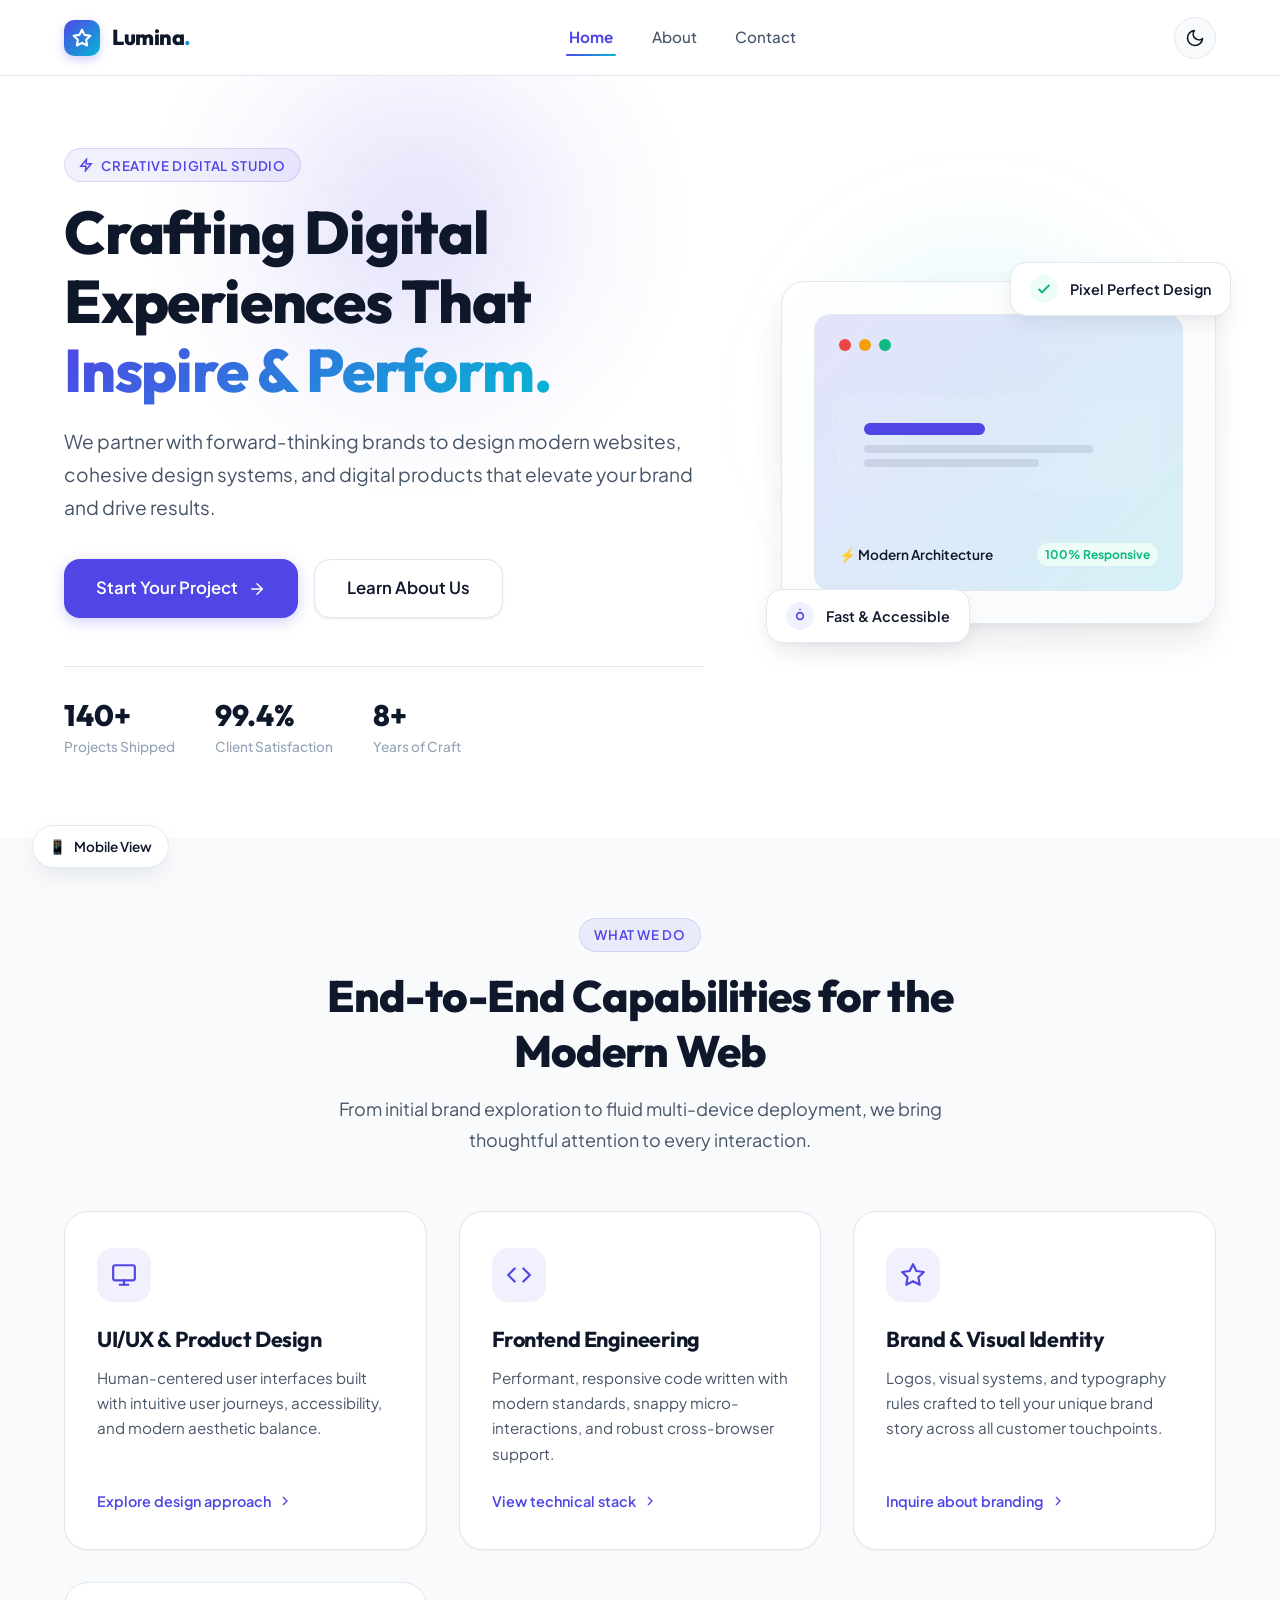
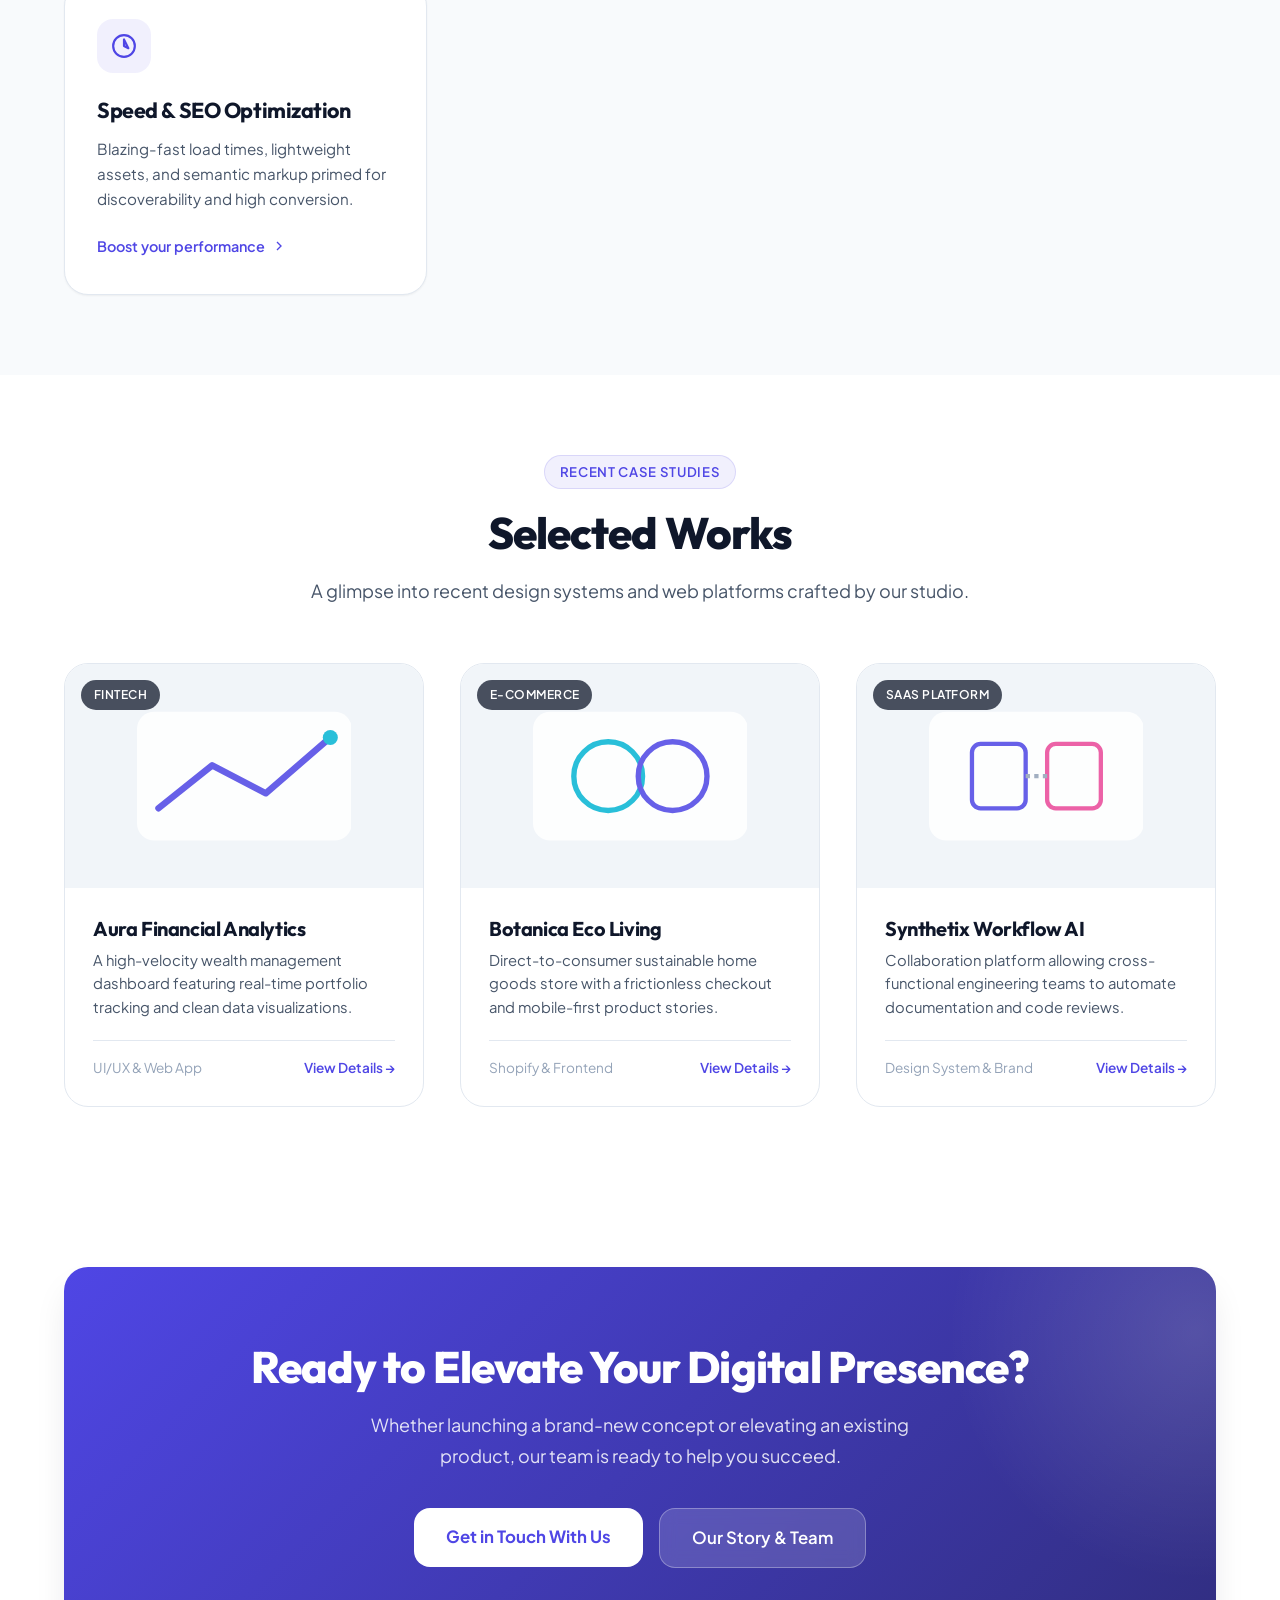
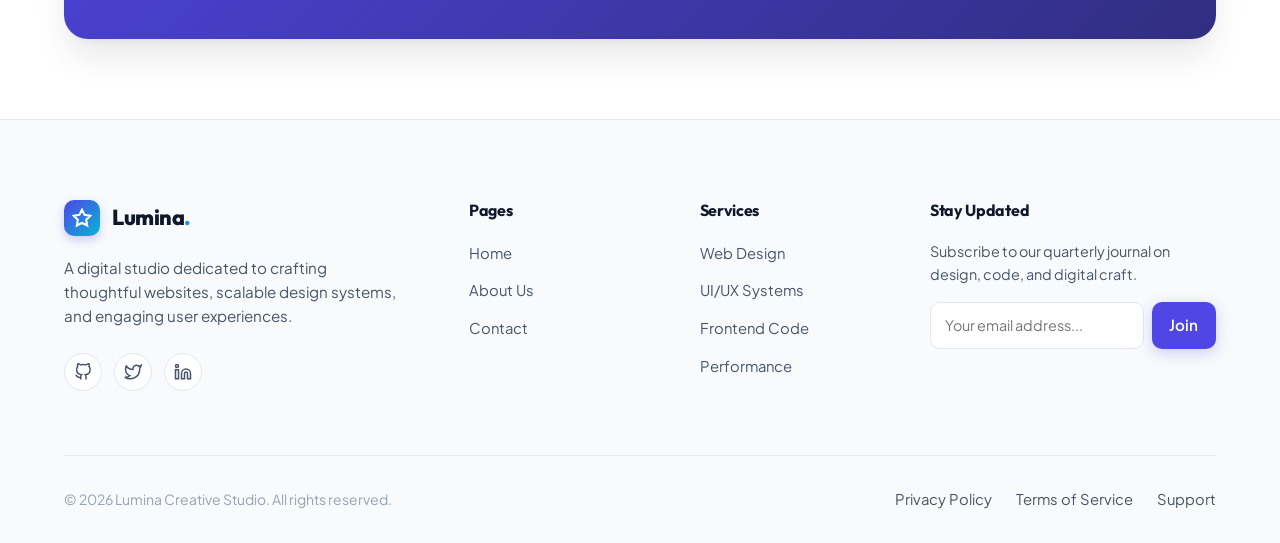
<file: index.html>
<!DOCTYPE html>
<html lang="en">
<head>
  <meta charset="UTF-8">
  <meta name="viewport" content="width=device-width, initial-scale=1.0">
  <meta name="description" content="Lumina Creative Studio - A premier digital studio crafting inspiring, responsive websites, brand systems, and high-performance digital products.">
  <title>Lumina Creative Studio | Home</title>

  <!-- Prevent Theme Flash (FOUC) -->
  <script>
    (function() {
      const savedTheme = localStorage.getItem('lumina_theme_preference');
      const prefersDark = window.matchMedia('(prefers-color-scheme: dark)').matches;
      if (savedTheme === 'dark' || (!savedTheme && prefersDark)) {
        document.documentElement.setAttribute('data-theme', 'dark');
      }
    })();
  </script>

  <!-- Stylesheets -->
  <link rel="stylesheet" href="css/style.css">
  <link rel="stylesheet" href="css/responsive.css">
</head>
<body>

  <!-- Site Navigation Header -->
  <header class="site-header" id="siteHeader">
    <div class="container nav-container">
      <!-- Brand Logo -->
      <a href="index.html" class="brand-logo" aria-label="Lumina Creative Studio Home">
        <span class="brand-icon">
          <svg viewBox="0 0 24 24" fill="none" stroke="currentColor" stroke-width="2.5" stroke-linecap="round" stroke-linejoin="round">
            <polygon points="12 2 15.09 8.26 22 9.27 17 14.14 18.18 21.02 12 17.77 5.82 21.02 7 14.14 2 9.27 8.91 8.26 12 2"></polygon>
          </svg>
        </span>
        <span>Lumina<span class="gradient-text">.</span></span>
      </a>

      <!-- Desktop Navigation Menu -->
      <nav class="nav-menu" aria-label="Main Navigation">
        <a href="index.html" class="nav-link active">Home</a>
        <a href="about.html" class="nav-link">About</a>
        <a href="contact.html" class="nav-link">Contact</a>
      </nav>

      <!-- Header Actions (Theme Toggle & CTA) -->
      <div class="header-actions">
        <!-- Theme Toggle Button -->
        <button type="button" class="theme-toggle-btn" aria-label="Toggle dark/light theme" title="Toggle theme">
          <!-- Sun Icon (shown in dark mode to switch to light) -->
          <svg class="theme-icon-sun" viewBox="0 0 24 24" fill="none" stroke="currentColor" stroke-width="2" stroke-linecap="round" stroke-linejoin="round">
            <circle cx="12" cy="12" r="5"></circle>
            <line x1="12" y1="1" x2="12" y2="3"></line>
            <line x1="12" y1="21" x2="12" y2="23"></line>
            <line x1="4.22" y1="4.22" x2="5.64" y2="5.64"></line>
            <line x1="18.36" y1="18.36" x2="19.78" y2="19.78"></line>
            <line x1="1" y1="12" x2="3" y2="12"></line>
            <line x1="21" y1="12" x2="23" y2="12"></line>
            <line x1="4.22" y1="19.78" x2="5.64" y2="18.36"></line>
            <line x1="18.36" y1="5.64" x2="19.78" y2="4.22"></line>
          </svg>
          <!-- Moon Icon (shown in light mode to switch to dark) -->
          <svg class="theme-icon-moon" viewBox="0 0 24 24" fill="none" stroke="currentColor" stroke-width="2" stroke-linecap="round" stroke-linejoin="round">
            <path d="M21 12.79A9 9 0 1 1 11.21 3 7 7 0 0 0 21 12.79z"></path>
          </svg>
        </button>

        <a href="contact.html" class="btn btn-primary btn-sm" style="display: none; @media(min-width: 640px){display: inline-flex;}">Get in Touch</a>

        <!-- Mobile Hamburger Button -->
        <button type="button" class="hamburger-btn" aria-label="Open navigation menu" aria-expanded="false" aria-controls="mobileDrawer">
          <span class="hamburger-line"></span>
          <span class="hamburger-line"></span>
          <span class="hamburger-line"></span>
        </button>
      </div>
    </div>
  </header>

  <!-- Mobile Navigation Backdrop Overlay -->
  <div class="mobile-nav-backdrop" id="mobileNavBackdrop" aria-hidden="true"></div>

  <!-- Mobile Navigation Drawer -->
  <nav class="mobile-nav-drawer" id="mobileDrawer" aria-label="Mobile Navigation" aria-hidden="true">
    <div class="mobile-nav-links">
      <a href="index.html" class="mobile-nav-link active">
        <span>Home</span>
        <svg width="18" height="18" viewBox="0 0 24 24" fill="none" stroke="currentColor" stroke-width="2" stroke-linecap="round" stroke-linejoin="round"><polyline points="9 18 15 12 9 6"></polyline></svg>
      </a>
      <a href="about.html" class="mobile-nav-link">
        <span>About</span>
        <svg width="18" height="18" viewBox="0 0 24 24" fill="none" stroke="currentColor" stroke-width="2" stroke-linecap="round" stroke-linejoin="round"><polyline points="9 18 15 12 9 6"></polyline></svg>
      </a>
      <a href="contact.html" class="mobile-nav-link">
        <span>Contact</span>
        <svg width="18" height="18" viewBox="0 0 24 24" fill="none" stroke="currentColor" stroke-width="2" stroke-linecap="round" stroke-linejoin="round"><polyline points="9 18 15 12 9 6"></polyline></svg>
      </a>
    </div>
    <div class="mobile-nav-actions">
      <a href="contact.html" class="btn btn-primary" style="width: 100%;">Start a Project</a>
    </div>
  </nav>

  <!-- Main Content -->
  <main>
    <!-- Hero Section -->
    <section class="hero">
      <div class="hero-glow-1"></div>
      <div class="hero-glow-2"></div>
      <div class="container hero-grid">
        <div class="hero-content">
          <div class="section-badge">
            <svg width="14" height="14" viewBox="0 0 24 24" fill="none" stroke="currentColor" stroke-width="2.5"><polygon points="13 2 3 14 12 14 11 22 21 10 12 10 13 2"></polygon></svg>
            Creative Digital Studio
          </div>
          <h1 class="hero-title">
            Crafting Digital Experiences That <span class="gradient-text">Inspire & Perform.</span>
          </h1>
          <p class="hero-subtitle">
            We partner with forward-thinking brands to design modern websites, cohesive design systems, and digital products that elevate your brand and drive results.
          </p>
          <div class="hero-buttons">
            <a href="contact.html" class="btn btn-primary btn-lg">
              <span>Start Your Project</span>
              <svg width="18" height="18" viewBox="0 0 24 24" fill="none" stroke="currentColor" stroke-width="2" stroke-linecap="round" stroke-linejoin="round"><line x1="5" y1="12" x2="19" y2="12"></line><polyline points="12 5 19 12 12 19"></polyline></svg>
            </a>
            <a href="about.html" class="btn btn-secondary btn-lg">Learn About Us</a>
          </div>

          <!-- Proof Metrics -->
          <div class="hero-stats">
            <div class="hero-stat-item">
              <span class="stat-number">140+</span>
              <span class="stat-label">Projects Shipped</span>
            </div>
            <div class="hero-stat-item">
              <span class="stat-number">99.4%</span>
              <span class="stat-label">Client Satisfaction</span>
            </div>
            <div class="hero-stat-item">
              <span class="stat-number">8+</span>
              <span class="stat-label">Years of Craft</span>
            </div>
          </div>
        </div>

        <!-- Visual Mockup Showcase -->
        <div class="hero-visual">
          <div class="hero-card-stack">
            <div class="hero-graphic-box">
              <div style="display: flex; gap: 8px; margin-bottom: 12px;">
                <span style="width: 12px; height: 12px; border-radius: 50%; background: #ef4444;"></span>
                <span style="width: 12px; height: 12px; border-radius: 50%; background: #f59e0b;"></span>
                <span style="width: 12px; height: 12px; border-radius: 50%; background: #10b981;"></span>
              </div>
              <div style="background: rgba(255, 255, 255, 0.08); border-radius: 10px; padding: 1.5rem; backdrop-filter: blur(8px); border: 1px solid rgba(255, 255, 255, 0.1);">
                <div style="height: 12px; width: 45%; background: var(--primary); border-radius: 6px; margin-bottom: 10px;"></div>
                <div style="height: 8px; width: 85%; background: var(--text-muted); opacity: 0.3; border-radius: 4px; margin-bottom: 6px;"></div>
                <div style="height: 8px; width: 65%; background: var(--text-muted); opacity: 0.3; border-radius: 4px;"></div>
              </div>
              <div style="display: flex; justify-content: space-between; align-items: center; margin-top: 1rem;">
                <span style="font-size: 0.85rem; font-weight: 600; color: var(--text-primary);">⚡ Modern Architecture</span>
                <span style="font-size: 0.75rem; color: var(--success); font-weight: 700; background: var(--success-bg); padding: 2px 8px; border-radius: 99px;">100% Responsive</span>
              </div>
            </div>

            <!-- Floating Badges -->
            <div class="hero-floating-badge badge-top">
              <div style="width: 28px; height: 28px; border-radius: 50%; background: var(--success-bg); color: var(--success); display: flex; align-items: center; justify-content: center;">
                <svg width="16" height="16" viewBox="0 0 24 24" fill="none" stroke="currentColor" stroke-width="3"><polyline points="20 6 9 17 4 12"></polyline></svg>
              </div>
              <span>Pixel Perfect Design</span>
            </div>

            <div class="hero-floating-badge badge-bottom">
              <div style="width: 28px; height: 28px; border-radius: 50%; background: var(--primary-light); color: var(--primary); display: flex; align-items: center; justify-content: center;">
                <svg width="16" height="16" viewBox="0 0 24 24" fill="none" stroke="currentColor" stroke-width="2.5"><circle cx="12" cy="12" r="5"></circle><line x1="12" y1="1" x2="12" y2="3"></line></svg>
              </div>
              <span>Fast & Accessible</span>
            </div>
          </div>
        </div>
      </div>
    </section>

    <!-- Services / Pillars Section -->
    <section class="section section-alt" id="services">
      <div class="container">
        <div class="section-header text-center">
          <div class="section-badge">What We Do</div>
          <h2 class="section-title">End-to-End Capabilities for the Modern Web</h2>
          <p class="section-desc">From initial brand exploration to fluid multi-device deployment, we bring thoughtful attention to every interaction.</p>
        </div>

        <div class="features-grid">
          <!-- Card 1 -->
          <div class="feature-card">
            <div class="feature-icon-wrapper">
              <svg viewBox="0 0 24 24" fill="none" stroke="currentColor" stroke-width="2" stroke-linecap="round" stroke-linejoin="round">
                <rect x="2" y="3" width="20" height="14" rx="2" ry="2"></rect>
                <line x1="8" y1="21" x2="16" y2="21"></line>
                <line x1="12" y1="17" x2="12" y2="21"></line>
              </svg>
            </div>
            <h3 class="feature-title">UI/UX & Product Design</h3>
            <p class="feature-desc">Human-centered user interfaces built with intuitive user journeys, accessibility, and modern aesthetic balance.</p>
            <a href="about.html" class="feature-link">
              <span>Explore design approach</span>
              <svg viewBox="0 0 24 24" fill="none" stroke="currentColor" stroke-width="2"><polyline points="9 18 15 12 9 6"></polyline></svg>
            </a>
          </div>

          <!-- Card 2 -->
          <div class="feature-card">
            <div class="feature-icon-wrapper">
              <svg viewBox="0 0 24 24" fill="none" stroke="currentColor" stroke-width="2" stroke-linecap="round" stroke-linejoin="round">
                <polyline points="16 18 22 12 16 6"></polyline>
                <polyline points="8 6 2 12 8 18"></polyline>
              </svg>
            </div>
            <h3 class="feature-title">Frontend Engineering</h3>
            <p class="feature-desc">Performant, responsive code written with modern standards, snappy micro-interactions, and robust cross-browser support.</p>
            <a href="about.html" class="feature-link">
              <span>View technical stack</span>
              <svg viewBox="0 0 24 24" fill="none" stroke="currentColor" stroke-width="2"><polyline points="9 18 15 12 9 6"></polyline></svg>
            </a>
          </div>

          <!-- Card 3 -->
          <div class="feature-card">
            <div class="feature-icon-wrapper">
              <svg viewBox="0 0 24 24" fill="none" stroke="currentColor" stroke-width="2" stroke-linecap="round" stroke-linejoin="round">
                <path d="M12 2l3.09 6.26L22 9.27l-5 4.87 1.18 6.88L12 17.77l-6.18 3.25L7 14.14 2 9.27l6.91-1.01L12 2z"></path>
              </svg>
            </div>
            <h3 class="feature-title">Brand & Visual Identity</h3>
            <p class="feature-desc">Logos, visual systems, and typography rules crafted to tell your unique brand story across all customer touchpoints.</p>
            <a href="contact.html" class="feature-link">
              <span>Inquire about branding</span>
              <svg viewBox="0 0 24 24" fill="none" stroke="currentColor" stroke-width="2"><polyline points="9 18 15 12 9 6"></polyline></svg>
            </a>
          </div>

          <!-- Card 4 -->
          <div class="feature-card">
            <div class="feature-icon-wrapper">
              <svg viewBox="0 0 24 24" fill="none" stroke="currentColor" stroke-width="2" stroke-linecap="round" stroke-linejoin="round">
                <circle cx="12" cy="12" r="10"></circle>
                <polygon points="12 6 12 12 16 14"></polygon>
              </svg>
            </div>
            <h3 class="feature-title">Speed & SEO Optimization</h3>
            <p class="feature-desc">Blazing-fast load times, lightweight assets, and semantic markup primed for discoverability and high conversion.</p>
            <a href="contact.html" class="feature-link">
              <span>Boost your performance</span>
              <svg viewBox="0 0 24 24" fill="none" stroke="currentColor" stroke-width="2"><polyline points="9 18 15 12 9 6"></polyline></svg>
            </a>
          </div>
        </div>
      </div>
    </section>

    <!-- Featured Projects Showcase Section -->
    <section class="section">
      <div class="container">
        <div class="section-header text-center">
          <div class="section-badge">Recent Case Studies</div>
          <h2 class="section-title">Selected Works</h2>
          <p class="section-desc">A glimpse into recent design systems and web platforms crafted by our studio.</p>
        </div>

        <div class="project-grid">
          <!-- Project 1 -->
          <div class="project-card">
            <div class="project-image-box">
              <span class="project-tag">Fintech</span>
              <svg viewBox="0 0 100 60" fill="none" xmlns="http://www.w3.org/2000/svg">
                <rect width="100" height="60" rx="8" fill="var(--bg-card)"/>
                <path d="M10 45 L35 25 L60 38 L90 12" stroke="var(--primary)" stroke-width="3" stroke-linecap="round" stroke-linejoin="round"/>
                <circle cx="90" cy="12" r="3.5" fill="var(--secondary)"/>
              </svg>
            </div>
            <div class="project-content">
              <h3 class="project-title">Aura Financial Analytics</h3>
              <p class="project-desc">A high-velocity wealth management dashboard featuring real-time portfolio tracking and clean data visualizations.</p>
              <div class="project-footer">
                <span>UI/UX & Web App</span>
                <span style="color: var(--primary); font-weight: 600;">View Details &rarr;</span>
              </div>
            </div>
          </div>

          <!-- Project 2 -->
          <div class="project-card">
            <div class="project-image-box">
              <span class="project-tag">E-Commerce</span>
              <svg viewBox="0 0 100 60" fill="none" xmlns="http://www.w3.org/2000/svg">
                <rect width="100" height="60" rx="8" fill="var(--bg-card)"/>
                <circle cx="35" cy="30" r="16" stroke="var(--secondary)" stroke-width="2.5"/>
                <circle cx="65" cy="30" r="16" stroke="var(--primary)" stroke-width="2.5"/>
              </svg>
            </div>
            <div class="project-content">
              <h3 class="project-title">Botanica Eco Living</h3>
              <p class="project-desc">Direct-to-consumer sustainable home goods store with a frictionless checkout and mobile-first product stories.</p>
              <div class="project-footer">
                <span>Shopify & Frontend</span>
                <span style="color: var(--primary); font-weight: 600;">View Details &rarr;</span>
              </div>
            </div>
          </div>

          <!-- Project 3 -->
          <div class="project-card">
            <div class="project-image-box">
              <span class="project-tag">SaaS Platform</span>
              <svg viewBox="0 0 100 60" fill="none" xmlns="http://www.w3.org/2000/svg">
                <rect width="100" height="60" rx="8" fill="var(--bg-card)"/>
                <rect x="20" y="15" width="25" height="30" rx="4" stroke="var(--primary)" stroke-width="2"/>
                <rect x="55" y="15" width="25" height="30" rx="4" stroke="var(--accent)" stroke-width="2"/>
                <line x1="45" y1="30" x2="55" y2="30" stroke="var(--text-muted)" stroke-width="2" stroke-dasharray="2 2"/>
              </svg>
            </div>
            <div class="project-content">
              <h3 class="project-title">Synthetix Workflow AI</h3>
              <p class="project-desc">Collaboration platform allowing cross-functional engineering teams to automate documentation and code reviews.</p>
              <div class="project-footer">
                <span>Design System & Brand</span>
                <span style="color: var(--primary); font-weight: 600;">View Details &rarr;</span>
              </div>
            </div>
          </div>
        </div>
      </div>
    </section>

    <!-- Call to Action Banner -->
    <section class="section">
      <div class="container">
        <div class="cta-banner">
          <h2 class="section-title">Ready to Elevate Your Digital Presence?</h2>
          <p class="section-desc">Whether launching a brand-new concept or elevating an existing product, our team is ready to help you succeed.</p>
          <div class="cta-buttons">
            <a href="contact.html" class="btn btn-white btn-lg">Get in Touch With Us</a>
            <a href="about.html" class="btn btn-glass btn-lg">Our Story & Team</a>
          </div>
        </div>
      </div>
    </section>
  </main>

  <!-- Site Footer -->
  <footer class="site-footer">
    <div class="container">
      <div class="footer-grid">
        <!-- Brand column -->
        <div>
          <a href="index.html" class="brand-logo" aria-label="Lumina Creative Studio Home">
            <span class="brand-icon">
              <svg viewBox="0 0 24 24" fill="none" stroke="currentColor" stroke-width="2.5"><polygon points="12 2 15.09 8.26 22 9.27 17 14.14 18.18 21.02 12 17.77 5.82 21.02 7 14.14 2 9.27 8.91 8.26 12 2"></polygon></svg>
            </span>
            <span>Lumina<span class="gradient-text">.</span></span>
          </a>
          <p class="footer-brand-desc">
            A digital studio dedicated to crafting thoughtful websites, scalable design systems, and engaging user experiences.
          </p>
          <div class="footer-socials">
            <a href="#" class="footer-social-link" aria-label="GitHub">
              <svg viewBox="0 0 24 24" fill="none" stroke="currentColor" stroke-width="2"><path d="M9 19c-5 1.5-5-2.5-7-3m14 6v-3.87a3.37 3.37 0 0 0-.94-2.61c3.14-.35 6.44-1.54 6.44-7A5.44 5.44 0 0 0 20 4.77 5.07 5.07 0 0 0 19.91 1S18.73.65 16 2.48a13.38 13.38 0 0 0-7 0C6.27.65 5.09 1 5.09 1A5.07 5.07 0 0 0 5 4.77a5.44 5.44 0 0 0-1.5 3.78c0 5.42 3.3 6.61 6.44 7A3.37 3.37 0 0 0 9 18.13V22"></path></svg>
            </a>
            <a href="#" class="footer-social-link" aria-label="Twitter">
              <svg viewBox="0 0 24 24" fill="none" stroke="currentColor" stroke-width="2"><path d="M23 3a10.9 10.9 0 0 1-3.14 1.53 4.48 4.48 0 0 0-7.86 3v1A10.66 10.66 0 0 1 3 4s-4 9 5 13a11.64 11.64 0 0 1-7 2c9 5 20 0 20-11.5a4.5 4.5 0 0 0-.08-.83A7.72 7.72 0 0 0 23 3z"></path></svg>
            </a>
            <a href="#" class="footer-social-link" aria-label="LinkedIn">
              <svg viewBox="0 0 24 24" fill="none" stroke="currentColor" stroke-width="2"><path d="M16 8a6 6 0 0 1 6 6v7h-4v-7a2 2 0 0 0-2-2 2 2 0 0 0-2 2v7h-4v-7a6 6 0 0 1 6-6z"></path><rect x="2" y="9" width="4" height="12"></rect><circle cx="4" cy="4" r="2"></circle></svg>
            </a>
          </div>
        </div>

        <!-- Quick Links -->
        <div>
          <h4 class="footer-column-title">Pages</h4>
          <ul class="footer-links-list">
            <li><a href="index.html" class="footer-link">Home</a></li>
            <li><a href="about.html" class="footer-link">About Us</a></li>
            <li><a href="contact.html" class="footer-link">Contact</a></li>
          </ul>
        </div>

        <!-- Services -->
        <div>
          <h4 class="footer-column-title">Services</h4>
          <ul class="footer-links-list">
            <li><a href="about.html" class="footer-link">Web Design</a></li>
            <li><a href="about.html" class="footer-link">UI/UX Systems</a></li>
            <li><a href="about.html" class="footer-link">Frontend Code</a></li>
            <li><a href="about.html" class="footer-link">Performance</a></li>
          </ul>
        </div>

        <!-- Newsletter -->
        <div>
          <h4 class="footer-column-title">Stay Updated</h4>
          <p style="font-size: 0.9rem; color: var(--text-secondary); margin-bottom: 0.75rem;">
            Subscribe to our quarterly journal on design, code, and digital craft.
          </p>
          <form class="newsletter-box" id="newsletterForm">
            <input type="email" class="newsletter-input" placeholder="Your email address..." required aria-label="Email for newsletter">
            <button type="submit" class="btn btn-primary" style="padding: 0.7rem 1.1rem;">Join</button>
          </form>
        </div>
      </div>

      <!-- Footer Bottom -->
      <div class="footer-bottom">
        <p>&copy; <span class="current-year">2026</span> Lumina Creative Studio. All rights reserved.</p>
        <div class="footer-bottom-links">
          <a href="about.html" class="footer-link">Privacy Policy</a>
          <a href="about.html" class="footer-link">Terms of Service</a>
          <a href="contact.html" class="footer-link">Support</a>
        </div>
      </div>
    </div>
  </footer>

  <!-- Mobile Simulator Floating Shortcut -->
  <a href="mobile.html" class="mobile-sim-badge" title="Preview Mobile View" aria-label="Open mobile device simulator">
    <span>📱</span>
    <span>Mobile View</span>
  </a>

  <!-- Floating Back to Top Button -->
  <button type="button" class="back-to-top" aria-label="Scroll back to top of page" title="Back to top">
    <svg viewBox="0 0 24 24" fill="none" stroke="currentColor" stroke-width="2.5" stroke-linecap="round" stroke-linejoin="round">
      <polyline points="18 15 12 9 6 15"></polyline>
    </svg>
  </button>

  <!-- JavaScript Modules -->
  <script src="js/theme.js"></script>
  <script src="js/navigation.js"></script>
  <script src="js/main.js"></script>
</body>
</html>
</file>
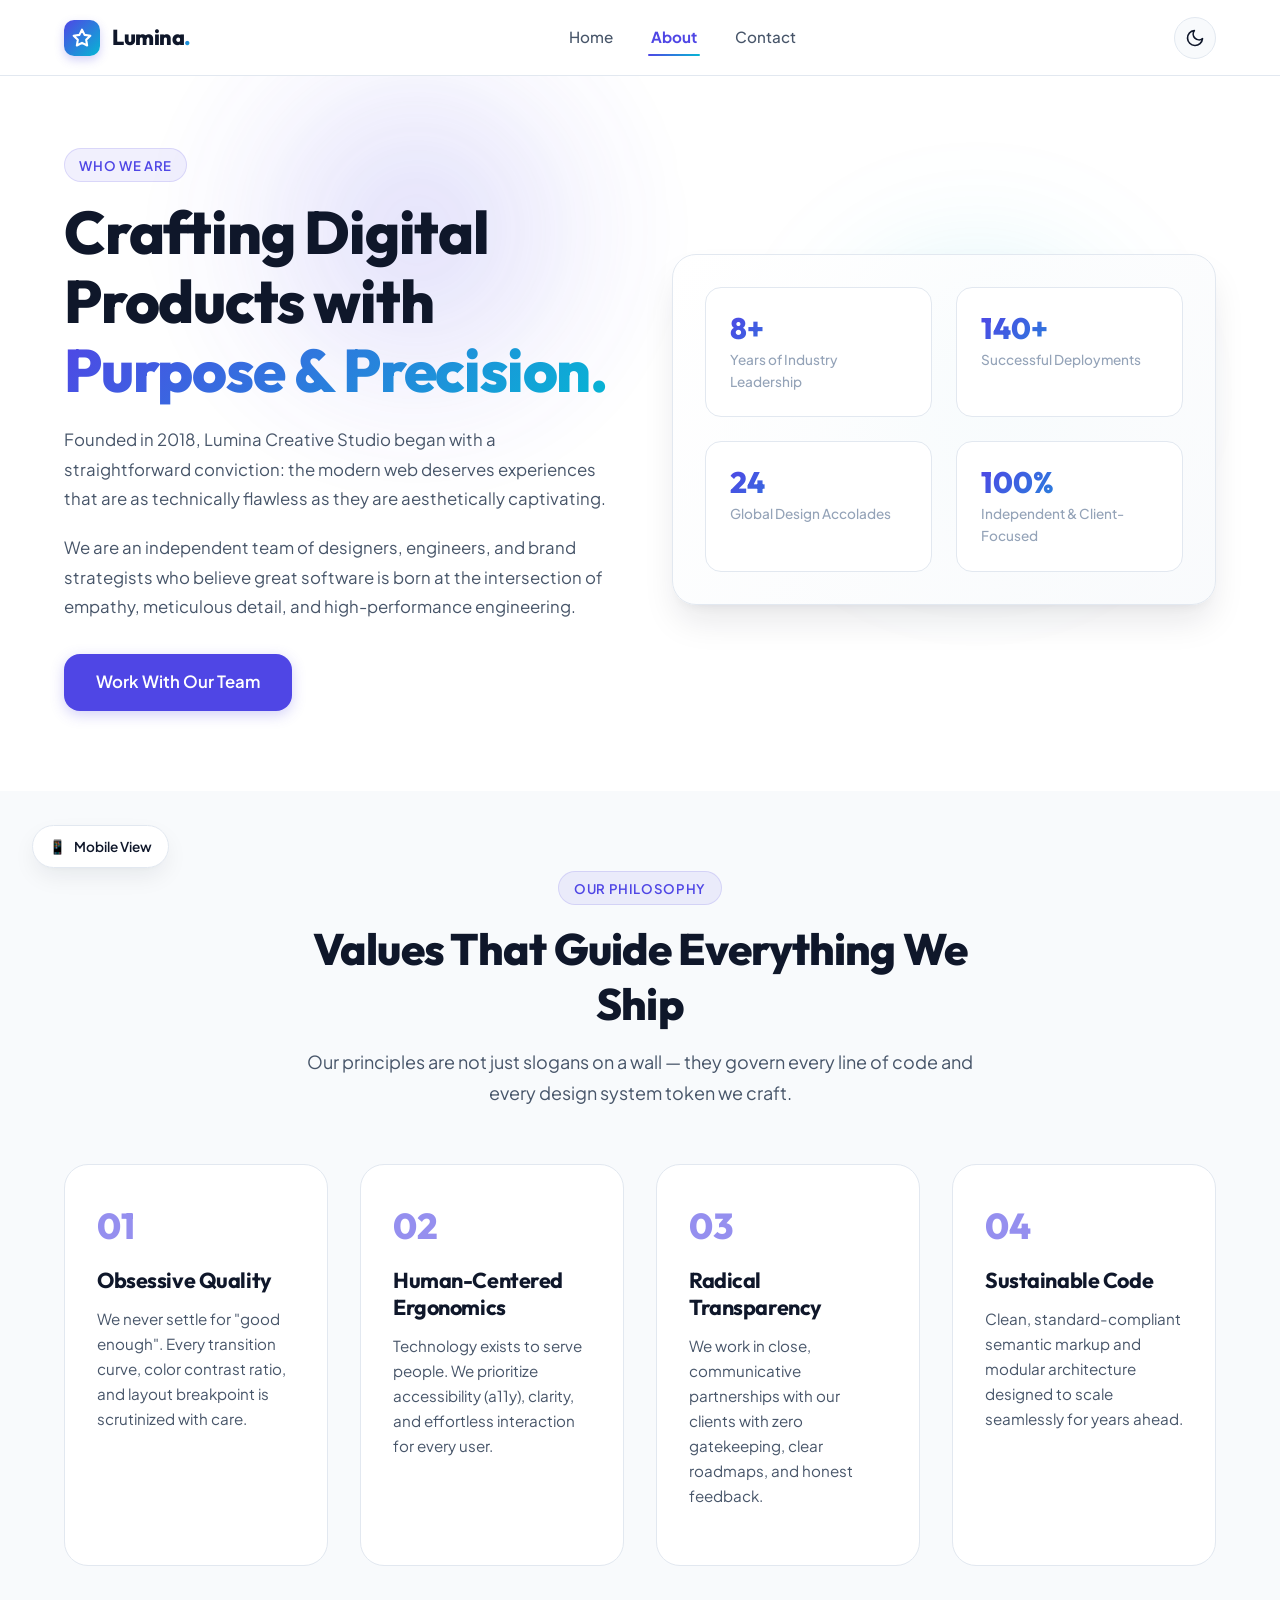
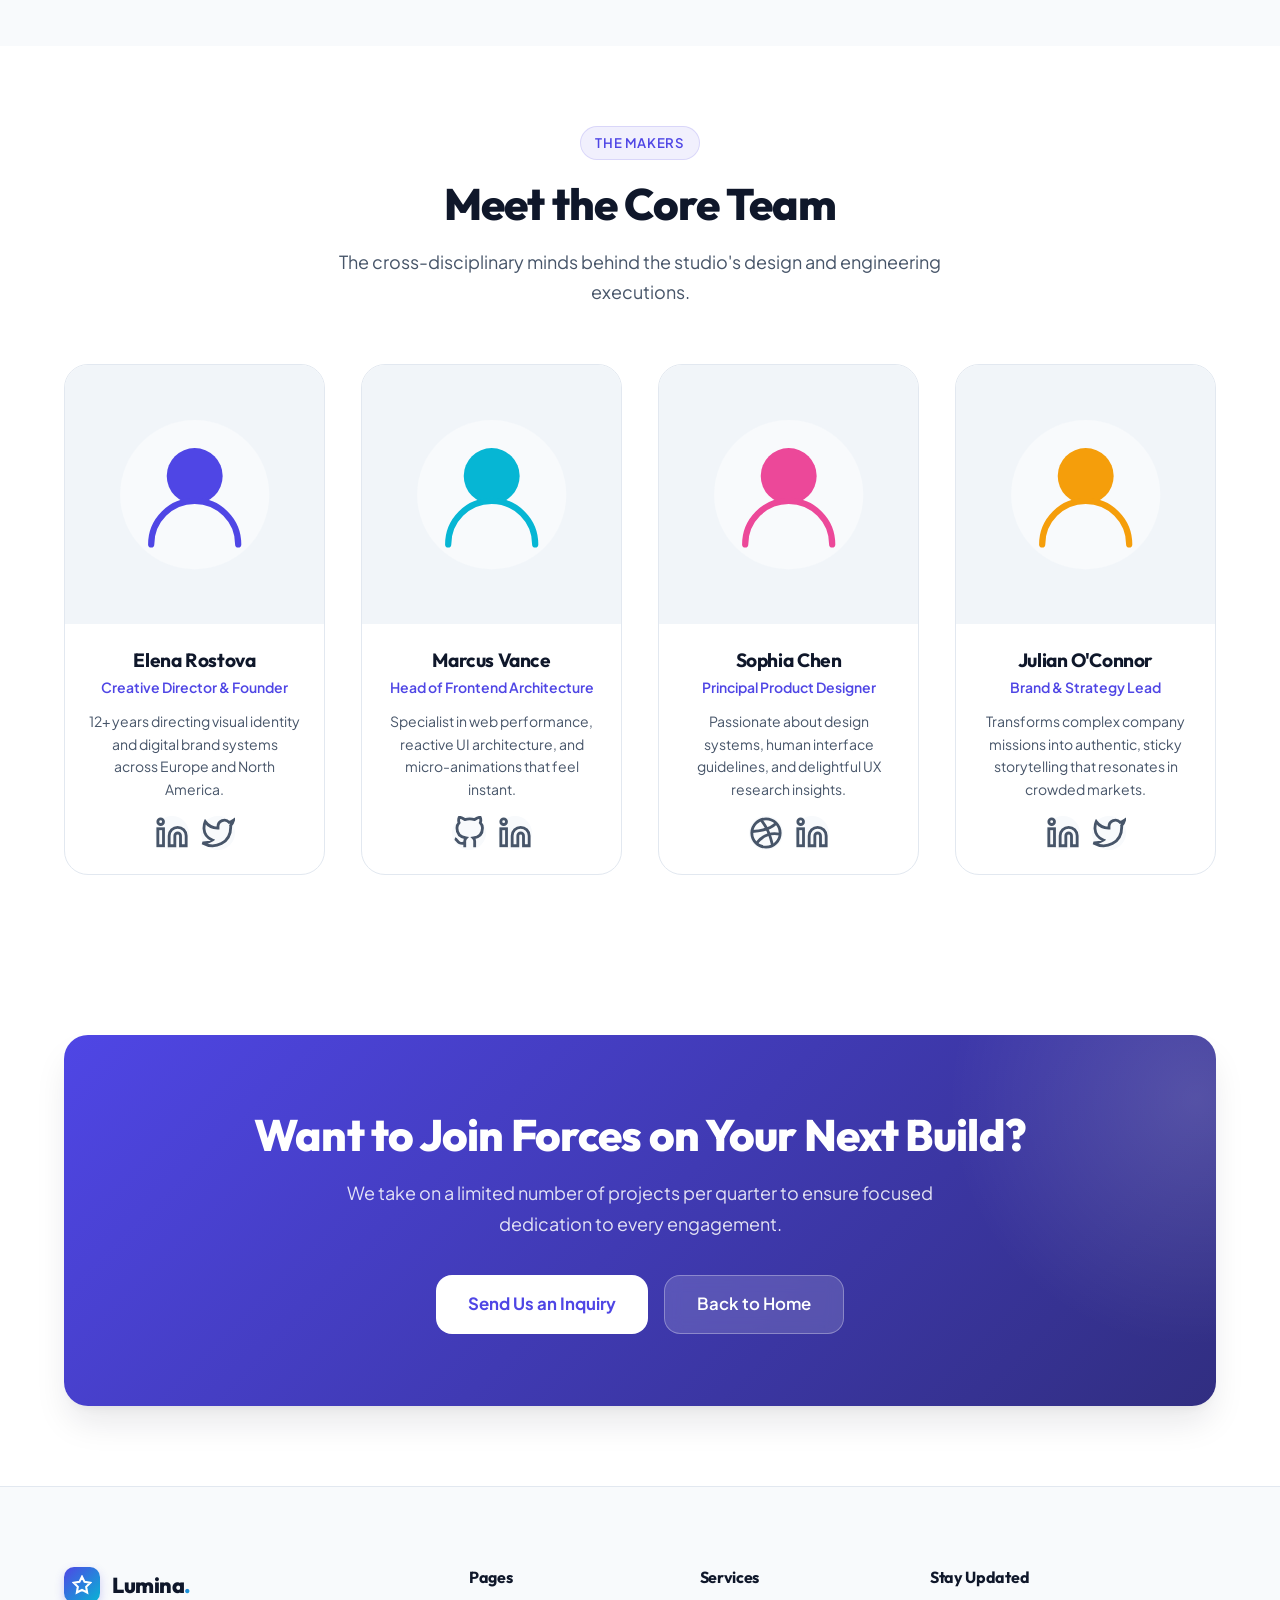
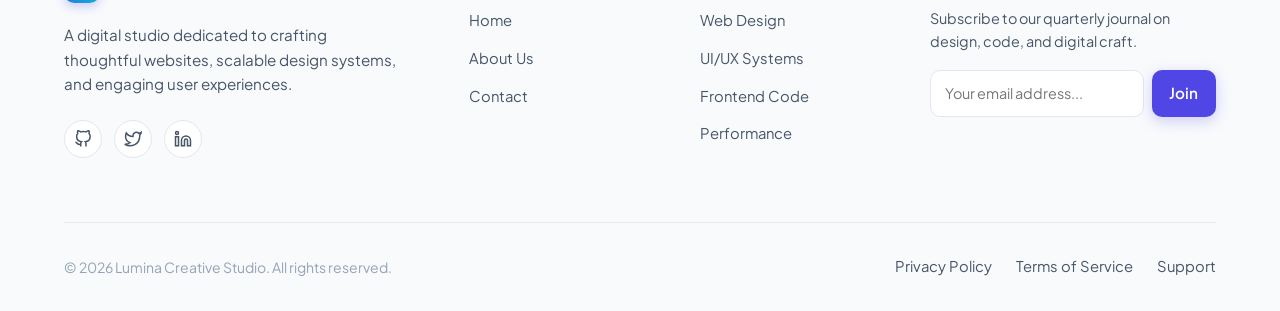
<file: about.html>
<!DOCTYPE html>
<html lang="en">
<head>
  <meta charset="UTF-8">
  <meta name="viewport" content="width=device-width, initial-scale=1.0">
  <meta name="description" content="About Lumina Creative Studio - Our story, mission, core values, and the passionate team building modern digital products.">
  <title>Lumina Creative Studio | About Us</title>

  <!-- Prevent Theme Flash (FOUC) -->
  <script>
    (function() {
      const savedTheme = localStorage.getItem('lumina_theme_preference');
      const prefersDark = window.matchMedia('(prefers-color-scheme: dark)').matches;
      if (savedTheme === 'dark' || (!savedTheme && prefersDark)) {
        document.documentElement.setAttribute('data-theme', 'dark');
      }
    })();
  </script>

  <!-- Stylesheets -->
  <link rel="stylesheet" href="css/style.css">
  <link rel="stylesheet" href="css/responsive.css">
</head>
<body>

  <!-- Site Navigation Header -->
  <header class="site-header" id="siteHeader">
    <div class="container nav-container">
      <!-- Brand Logo -->
      <a href="index.html" class="brand-logo" aria-label="Lumina Creative Studio Home">
        <span class="brand-icon">
          <svg viewBox="0 0 24 24" fill="none" stroke="currentColor" stroke-width="2.5" stroke-linecap="round" stroke-linejoin="round">
            <polygon points="12 2 15.09 8.26 22 9.27 17 14.14 18.18 21.02 12 17.77 5.82 21.02 7 14.14 2 9.27 8.91 8.26 12 2"></polygon>
          </svg>
        </span>
        <span>Lumina<span class="gradient-text">.</span></span>
      </a>

      <!-- Desktop Navigation Menu -->
      <nav class="nav-menu" aria-label="Main Navigation">
        <a href="index.html" class="nav-link">Home</a>
        <a href="about.html" class="nav-link active">About</a>
        <a href="contact.html" class="nav-link">Contact</a>
      </nav>

      <!-- Header Actions (Theme Toggle & CTA) -->
      <div class="header-actions">
        <!-- Theme Toggle Button -->
        <button type="button" class="theme-toggle-btn" aria-label="Toggle dark/light theme" title="Toggle theme">
          <!-- Sun Icon (shown in dark mode) -->
          <svg class="theme-icon-sun" viewBox="0 0 24 24" fill="none" stroke="currentColor" stroke-width="2" stroke-linecap="round" stroke-linejoin="round">
            <circle cx="12" cy="12" r="5"></circle>
            <line x1="12" y1="1" x2="12" y2="3"></line>
            <line x1="12" y1="21" x2="12" y2="23"></line>
            <line x1="4.22" y1="4.22" x2="5.64" y2="5.64"></line>
            <line x1="18.36" y1="18.36" x2="19.78" y2="19.78"></line>
            <line x1="1" y1="12" x2="3" y2="12"></line>
            <line x1="21" y1="12" x2="23" y2="12"></line>
            <line x1="4.22" y1="19.78" x2="5.64" y2="18.36"></line>
            <line x1="18.36" y1="5.64" x2="19.78" y2="4.22"></line>
          </svg>
          <!-- Moon Icon (shown in light mode) -->
          <svg class="theme-icon-moon" viewBox="0 0 24 24" fill="none" stroke="currentColor" stroke-width="2" stroke-linecap="round" stroke-linejoin="round">
            <path d="M21 12.79A9 9 0 1 1 11.21 3 7 7 0 0 0 21 12.79z"></path>
          </svg>
        </button>

        <a href="contact.html" class="btn btn-primary btn-sm" style="display: none; @media(min-width: 640px){display: inline-flex;}">Get in Touch</a>

        <!-- Mobile Hamburger Button -->
        <button type="button" class="hamburger-btn" aria-label="Open navigation menu" aria-expanded="false" aria-controls="mobileDrawer">
          <span class="hamburger-line"></span>
          <span class="hamburger-line"></span>
          <span class="hamburger-line"></span>
        </button>
      </div>
    </div>
  </header>

  <!-- Mobile Navigation Backdrop Overlay -->
  <div class="mobile-nav-backdrop" id="mobileNavBackdrop" aria-hidden="true"></div>

  <!-- Mobile Navigation Drawer -->
  <nav class="mobile-nav-drawer" id="mobileDrawer" aria-label="Mobile Navigation" aria-hidden="true">
    <div class="mobile-nav-links">
      <a href="index.html" class="mobile-nav-link">
        <span>Home</span>
        <svg width="18" height="18" viewBox="0 0 24 24" fill="none" stroke="currentColor" stroke-width="2" stroke-linecap="round" stroke-linejoin="round"><polyline points="9 18 15 12 9 6"></polyline></svg>
      </a>
      <a href="about.html" class="mobile-nav-link active">
        <span>About</span>
        <svg width="18" height="18" viewBox="0 0 24 24" fill="none" stroke="currentColor" stroke-width="2" stroke-linecap="round" stroke-linejoin="round"><polyline points="9 18 15 12 9 6"></polyline></svg>
      </a>
      <a href="contact.html" class="mobile-nav-link">
        <span>Contact</span>
        <svg width="18" height="18" viewBox="0 0 24 24" fill="none" stroke="currentColor" stroke-width="2" stroke-linecap="round" stroke-linejoin="round"><polyline points="9 18 15 12 9 6"></polyline></svg>
      </a>
    </div>
    <div class="mobile-nav-actions">
      <a href="contact.html" class="btn btn-primary" style="width: 100%;">Start a Project</a>
    </div>
  </nav>

  <!-- Main Content -->
  <main>
    <!-- About Hero Section -->
    <section class="hero">
      <div class="hero-glow-1"></div>
      <div class="hero-glow-2"></div>
      <div class="container">
        <div class="about-hero-grid">
          <div>
            <div class="section-badge">Who We Are</div>
            <h1 class="hero-title">
              Crafting Digital Products with <span class="gradient-text">Purpose & Precision.</span>
            </h1>
            <p class="about-story-text">
              Founded in 2018, Lumina Creative Studio began with a straightforward conviction: the modern web deserves experiences that are as technically flawless as they are aesthetically captivating.
            </p>
            <p class="about-story-text">
              We are an independent team of designers, engineers, and brand strategists who believe great software is born at the intersection of empathy, meticulous detail, and high-performance engineering.
            </p>
            <div style="margin-top: 2rem;">
              <a href="contact.html" class="btn btn-primary btn-lg">Work With Our Team</a>
            </div>
          </div>

          <!-- Highlight Box / Achievements -->
          <div>
            <div class="hero-card-stack">
              <div style="display: grid; grid-template-columns: 1fr 1fr; gap: 1.5rem;">
                <div style="background: var(--bg-card); padding: 1.5rem; border-radius: var(--radius-lg); border: 1px solid var(--border-color);">
                  <div class="stat-number gradient-text">8+</div>
                  <div class="stat-label">Years of Industry Leadership</div>
                </div>
                <div style="background: var(--bg-card); padding: 1.5rem; border-radius: var(--radius-lg); border: 1px solid var(--border-color);">
                  <div class="stat-number gradient-text">140+</div>
                  <div class="stat-label">Successful Deployments</div>
                </div>
                <div style="background: var(--bg-card); padding: 1.5rem; border-radius: var(--radius-lg); border: 1px solid var(--border-color);">
                  <div class="stat-number gradient-text">24</div>
                  <div class="stat-label">Global Design Accolades</div>
                </div>
                <div style="background: var(--bg-card); padding: 1.5rem; border-radius: var(--radius-lg); border: 1px solid var(--border-color);">
                  <div class="stat-number gradient-text">100%</div>
                  <div class="stat-label">Independent & Client-Focused</div>
                </div>
              </div>
            </div>
          </div>
        </div>
      </div>
    </section>

    <!-- Core Values Section -->
    <section class="section section-alt">
      <div class="container">
        <div class="section-header text-center">
          <div class="section-badge">Our Philosophy</div>
          <h2 class="section-title">Values That Guide Everything We Ship</h2>
          <p class="section-desc">Our principles are not just slogans on a wall — they govern every line of code and every design system token we craft.</p>
        </div>

        <div class="values-grid">
          <!-- Value 1 -->
          <div class="value-card">
            <div class="value-number">01</div>
            <h3 class="feature-title">Obsessive Quality</h3>
            <p class="feature-desc">We never settle for "good enough". Every transition curve, color contrast ratio, and layout breakpoint is scrutinized with care.</p>
          </div>

          <!-- Value 2 -->
          <div class="value-card">
            <div class="value-number">02</div>
            <h3 class="feature-title">Human-Centered Ergonomics</h3>
            <p class="feature-desc">Technology exists to serve people. We prioritize accessibility (a11y), clarity, and effortless interaction for every user.</p>
          </div>

          <!-- Value 3 -->
          <div class="value-card">
            <div class="value-number">03</div>
            <h3 class="feature-title">Radical Transparency</h3>
            <p class="feature-desc">We work in close, communicative partnerships with our clients with zero gatekeeping, clear roadmaps, and honest feedback.</p>
          </div>

          <!-- Value 4 -->
          <div class="value-card">
            <div class="value-number">04</div>
            <h3 class="feature-title">Sustainable Code</h3>
            <p class="feature-desc">Clean, standard-compliant semantic markup and modular architecture designed to scale seamlessly for years ahead.</p>
          </div>
        </div>
      </div>
    </section>

    <!-- Meet The Leadership / Team Section -->
    <section class="section">
      <div class="container">
        <div class="section-header text-center">
          <div class="section-badge">The Makers</div>
          <h2 class="section-title">Meet the Core Team</h2>
          <p class="section-desc">The cross-disciplinary minds behind the studio's design and engineering executions.</p>
        </div>

        <div class="team-grid">
          <!-- Member 1 -->
          <div class="team-card">
            <div class="team-avatar-box">
              <svg viewBox="0 0 100 100" fill="none" xmlns="http://www.w3.org/2000/svg">
                <circle cx="50" cy="50" r="48" fill="var(--bg-secondary)"/>
                <circle cx="50" cy="38" r="18" fill="var(--primary)"/>
                <path d="M22 82C22 66.536 34.536 54 50 54C65.464 54 78 66.536 78 82" stroke="var(--primary)" stroke-width="4" stroke-linecap="round"/>
              </svg>
            </div>
            <div class="team-info">
              <h3 class="team-name">Elena Rostova</h3>
              <p class="team-role">Creative Director & Founder</p>
              <p class="team-bio">12+ years directing visual identity and digital brand systems across Europe and North America.</p>
              <div class="team-socials">
                <a href="#" class="team-social-link" aria-label="LinkedIn Profile">
                  <svg viewBox="0 0 24 24" fill="none" stroke="currentColor" stroke-width="2"><path d="M16 8a6 6 0 0 1 6 6v7h-4v-7a2 2 0 0 0-2-2 2 2 0 0 0-2 2v7h-4v-7a6 6 0 0 1 6-6z"></path><rect x="2" y="9" width="4" height="12"></rect><circle cx="4" cy="4" r="2"></circle></svg>
                </a>
                <a href="#" class="team-social-link" aria-label="Twitter Profile">
                  <svg viewBox="0 0 24 24" fill="none" stroke="currentColor" stroke-width="2"><path d="M23 3a10.9 10.9 0 0 1-3.14 1.53 4.48 4.48 0 0 0-7.86 3v1A10.66 10.66 0 0 1 3 4s-4 9 5 13a11.64 11.64 0 0 1-7 2c9 5 20 0 20-11.5a4.5 4.5 0 0 0-.08-.83A7.72 7.72 0 0 0 23 3z"></path></svg>
                </a>
              </div>
            </div>
          </div>

          <!-- Member 2 -->
          <div class="team-card">
            <div class="team-avatar-box">
              <svg viewBox="0 0 100 100" fill="none" xmlns="http://www.w3.org/2000/svg">
                <circle cx="50" cy="50" r="48" fill="var(--bg-secondary)"/>
                <circle cx="50" cy="38" r="18" fill="var(--secondary)"/>
                <path d="M22 82C22 66.536 34.536 54 50 54C65.464 54 78 66.536 78 82" stroke="var(--secondary)" stroke-width="4" stroke-linecap="round"/>
              </svg>
            </div>
            <div class="team-info">
              <h3 class="team-name">Marcus Vance</h3>
              <p class="team-role">Head of Frontend Architecture</p>
              <p class="team-bio">Specialist in web performance, reactive UI architecture, and micro-animations that feel instant.</p>
              <div class="team-socials">
                <a href="#" class="team-social-link" aria-label="GitHub Profile">
                  <svg viewBox="0 0 24 24" fill="none" stroke="currentColor" stroke-width="2"><path d="M9 19c-5 1.5-5-2.5-7-3m14 6v-3.87a3.37 3.37 0 0 0-.94-2.61c3.14-.35 6.44-1.54 6.44-7A5.44 5.44 0 0 0 20 4.77 5.07 5.07 0 0 0 19.91 1S18.73.65 16 2.48a13.38 13.38 0 0 0-7 0C6.27.65 5.09 1 5.09 1A5.07 5.07 0 0 0 5 4.77a5.44 5.44 0 0 0-1.5 3.78c0 5.42 3.3 6.61 6.44 7A3.37 3.37 0 0 0 9 18.13V22"></path></svg>
                </a>
                <a href="#" class="team-social-link" aria-label="LinkedIn Profile">
                  <svg viewBox="0 0 24 24" fill="none" stroke="currentColor" stroke-width="2"><path d="M16 8a6 6 0 0 1 6 6v7h-4v-7a2 2 0 0 0-2-2 2 2 0 0 0-2 2v7h-4v-7a6 6 0 0 1 6-6z"></path><rect x="2" y="9" width="4" height="12"></rect><circle cx="4" cy="4" r="2"></circle></svg>
                </a>
              </div>
            </div>
          </div>

          <!-- Member 3 -->
          <div class="team-card">
            <div class="team-avatar-box">
              <svg viewBox="0 0 100 100" fill="none" xmlns="http://www.w3.org/2000/svg">
                <circle cx="50" cy="50" r="48" fill="var(--bg-secondary)"/>
                <circle cx="50" cy="38" r="18" fill="var(--accent)"/>
                <path d="M22 82C22 66.536 34.536 54 50 54C65.464 54 78 66.536 78 82" stroke="var(--accent)" stroke-width="4" stroke-linecap="round"/>
              </svg>
            </div>
            <div class="team-info">
              <h3 class="team-name">Sophia Chen</h3>
              <p class="team-role">Principal Product Designer</p>
              <p class="team-bio">Passionate about design systems, human interface guidelines, and delightful UX research insights.</p>
              <div class="team-socials">
                <a href="#" class="team-social-link" aria-label="Dribbble Profile">
                  <svg viewBox="0 0 24 24" fill="none" stroke="currentColor" stroke-width="2"><circle cx="12" cy="12" r="10"></circle><path d="M19.13 5.09C15.22 9.14 10 10.44 2.25 10.94"></path><path d="M21.75 12.84c-6.62-1.41-12.14 1-16.38 6.32"></path><path d="M8.56 2.75c4.37 6 6 9.42 8 17.72"></path></svg>
                </a>
                <a href="#" class="team-social-link" aria-label="LinkedIn Profile">
                  <svg viewBox="0 0 24 24" fill="none" stroke="currentColor" stroke-width="2"><path d="M16 8a6 6 0 0 1 6 6v7h-4v-7a2 2 0 0 0-2-2 2 2 0 0 0-2 2v7h-4v-7a6 6 0 0 1 6-6z"></path><rect x="2" y="9" width="4" height="12"></rect><circle cx="4" cy="4" r="2"></circle></svg>
                </a>
              </div>
            </div>
          </div>

          <!-- Member 4 -->
          <div class="team-card">
            <div class="team-avatar-box">
              <svg viewBox="0 0 100 100" fill="none" xmlns="http://www.w3.org/2000/svg">
                <circle cx="50" cy="50" r="48" fill="var(--bg-secondary)"/>
                <circle cx="50" cy="38" r="18" fill="var(--warning)"/>
                <path d="M22 82C22 66.536 34.536 54 50 54C65.464 54 78 66.536 78 82" stroke="var(--warning)" stroke-width="4" stroke-linecap="round"/>
              </svg>
            </div>
            <div class="team-info">
              <h3 class="team-name">Julian O'Connor</h3>
              <p class="team-role">Brand & Strategy Lead</p>
              <p class="team-bio">Transforms complex company missions into authentic, sticky storytelling that resonates in crowded markets.</p>
              <div class="team-socials">
                <a href="#" class="team-social-link" aria-label="LinkedIn Profile">
                  <svg viewBox="0 0 24 24" fill="none" stroke="currentColor" stroke-width="2"><path d="M16 8a6 6 0 0 1 6 6v7h-4v-7a2 2 0 0 0-2-2 2 2 0 0 0-2 2v7h-4v-7a6 6 0 0 1 6-6z"></path><rect x="2" y="9" width="4" height="12"></rect><circle cx="4" cy="4" r="2"></circle></svg>
                </a>
                <a href="#" class="team-social-link" aria-label="Twitter Profile">
                  <svg viewBox="0 0 24 24" fill="none" stroke="currentColor" stroke-width="2"><path d="M23 3a10.9 10.9 0 0 1-3.14 1.53 4.48 4.48 0 0 0-7.86 3v1A10.66 10.66 0 0 1 3 4s-4 9 5 13a11.64 11.64 0 0 1-7 2c9 5 20 0 20-11.5a4.5 4.5 0 0 0-.08-.83A7.72 7.72 0 0 0 23 3z"></path></svg>
                </a>
              </div>
            </div>
          </div>
        </div>
      </div>
    </section>

    <!-- Call to Action Banner -->
    <section class="section">
      <div class="container">
        <div class="cta-banner">
          <h2 class="section-title">Want to Join Forces on Your Next Build?</h2>
          <p class="section-desc">We take on a limited number of projects per quarter to ensure focused dedication to every engagement.</p>
          <div class="cta-buttons">
            <a href="contact.html" class="btn btn-white btn-lg">Send Us an Inquiry</a>
            <a href="index.html" class="btn btn-glass btn-lg">Back to Home</a>
          </div>
        </div>
      </div>
    </section>
  </main>

  <!-- Site Footer -->
  <footer class="site-footer">
    <div class="container">
      <div class="footer-grid">
        <!-- Brand column -->
        <div>
          <a href="index.html" class="brand-logo" aria-label="Lumina Creative Studio Home">
            <span class="brand-icon">
              <svg viewBox="0 0 24 24" fill="none" stroke="currentColor" stroke-width="2.5"><polygon points="12 2 15.09 8.26 22 9.27 17 14.14 18.18 21.02 12 17.77 5.82 21.02 7 14.14 2 9.27 8.91 8.26 12 2"></polygon></svg>
            </span>
            <span>Lumina<span class="gradient-text">.</span></span>
          </a>
          <p class="footer-brand-desc">
            A digital studio dedicated to crafting thoughtful websites, scalable design systems, and engaging user experiences.
          </p>
          <div class="footer-socials">
            <a href="#" class="footer-social-link" aria-label="GitHub">
              <svg viewBox="0 0 24 24" fill="none" stroke="currentColor" stroke-width="2"><path d="M9 19c-5 1.5-5-2.5-7-3m14 6v-3.87a3.37 3.37 0 0 0-.94-2.61c3.14-.35 6.44-1.54 6.44-7A5.44 5.44 0 0 0 20 4.77 5.07 5.07 0 0 0 19.91 1S18.73.65 16 2.48a13.38 13.38 0 0 0-7 0C6.27.65 5.09 1 5.09 1A5.07 5.07 0 0 0 5 4.77a5.44 5.44 0 0 0-1.5 3.78c0 5.42 3.3 6.61 6.44 7A3.37 3.37 0 0 0 9 18.13V22"></path></svg>
            </a>
            <a href="#" class="footer-social-link" aria-label="Twitter">
              <svg viewBox="0 0 24 24" fill="none" stroke="currentColor" stroke-width="2"><path d="M23 3a10.9 10.9 0 0 1-3.14 1.53 4.48 4.48 0 0 0-7.86 3v1A10.66 10.66 0 0 1 3 4s-4 9 5 13a11.64 11.64 0 0 1-7 2c9 5 20 0 20-11.5a4.5 4.5 0 0 0-.08-.83A7.72 7.72 0 0 0 23 3z"></path></svg>
            </a>
            <a href="#" class="footer-social-link" aria-label="LinkedIn">
              <svg viewBox="0 0 24 24" fill="none" stroke="currentColor" stroke-width="2"><path d="M16 8a6 6 0 0 1 6 6v7h-4v-7a2 2 0 0 0-2-2 2 2 0 0 0-2 2v7h-4v-7a6 6 0 0 1 6-6z"></path><rect x="2" y="9" width="4" height="12"></rect><circle cx="4" cy="4" r="2"></circle></svg>
            </a>
          </div>
        </div>

        <!-- Quick Links -->
        <div>
          <h4 class="footer-column-title">Pages</h4>
          <ul class="footer-links-list">
            <li><a href="index.html" class="footer-link">Home</a></li>
            <li><a href="about.html" class="footer-link">About Us</a></li>
            <li><a href="contact.html" class="footer-link">Contact</a></li>
          </ul>
        </div>

        <!-- Services -->
        <div>
          <h4 class="footer-column-title">Services</h4>
          <ul class="footer-links-list">
            <li><a href="about.html" class="footer-link">Web Design</a></li>
            <li><a href="about.html" class="footer-link">UI/UX Systems</a></li>
            <li><a href="about.html" class="footer-link">Frontend Code</a></li>
            <li><a href="about.html" class="footer-link">Performance</a></li>
          </ul>
        </div>

        <!-- Newsletter -->
        <div>
          <h4 class="footer-column-title">Stay Updated</h4>
          <p style="font-size: 0.9rem; color: var(--text-secondary); margin-bottom: 0.75rem;">
            Subscribe to our quarterly journal on design, code, and digital craft.
          </p>
          <form class="newsletter-box" id="newsletterForm">
            <input type="email" class="newsletter-input" placeholder="Your email address..." required aria-label="Email for newsletter">
            <button type="submit" class="btn btn-primary" style="padding: 0.7rem 1.1rem;">Join</button>
          </form>
        </div>
      </div>

      <!-- Footer Bottom -->
      <div class="footer-bottom">
        <p>&copy; <span class="current-year">2026</span> Lumina Creative Studio. All rights reserved.</p>
        <div class="footer-bottom-links">
          <a href="about.html" class="footer-link">Privacy Policy</a>
          <a href="about.html" class="footer-link">Terms of Service</a>
          <a href="contact.html" class="footer-link">Support</a>
        </div>
      </div>
    </div>
  </footer>

  <!-- Mobile Simulator Floating Shortcut -->
  <a href="mobile.html" class="mobile-sim-badge" title="Preview Mobile View" aria-label="Open mobile device simulator">
    <span>📱</span>
    <span>Mobile View</span>
  </a>

  <!-- Floating Back to Top Button -->
  <button type="button" class="back-to-top" aria-label="Scroll back to top of page" title="Back to top">
    <svg viewBox="0 0 24 24" fill="none" stroke="currentColor" stroke-width="2.5" stroke-linecap="round" stroke-linejoin="round">
      <polyline points="18 15 12 9 6 15"></polyline>
    </svg>
  </button>

  <!-- JavaScript Modules -->
  <script src="js/theme.js"></script>
  <script src="js/navigation.js"></script>
  <script src="js/main.js"></script>
</body>
</html>
</file>
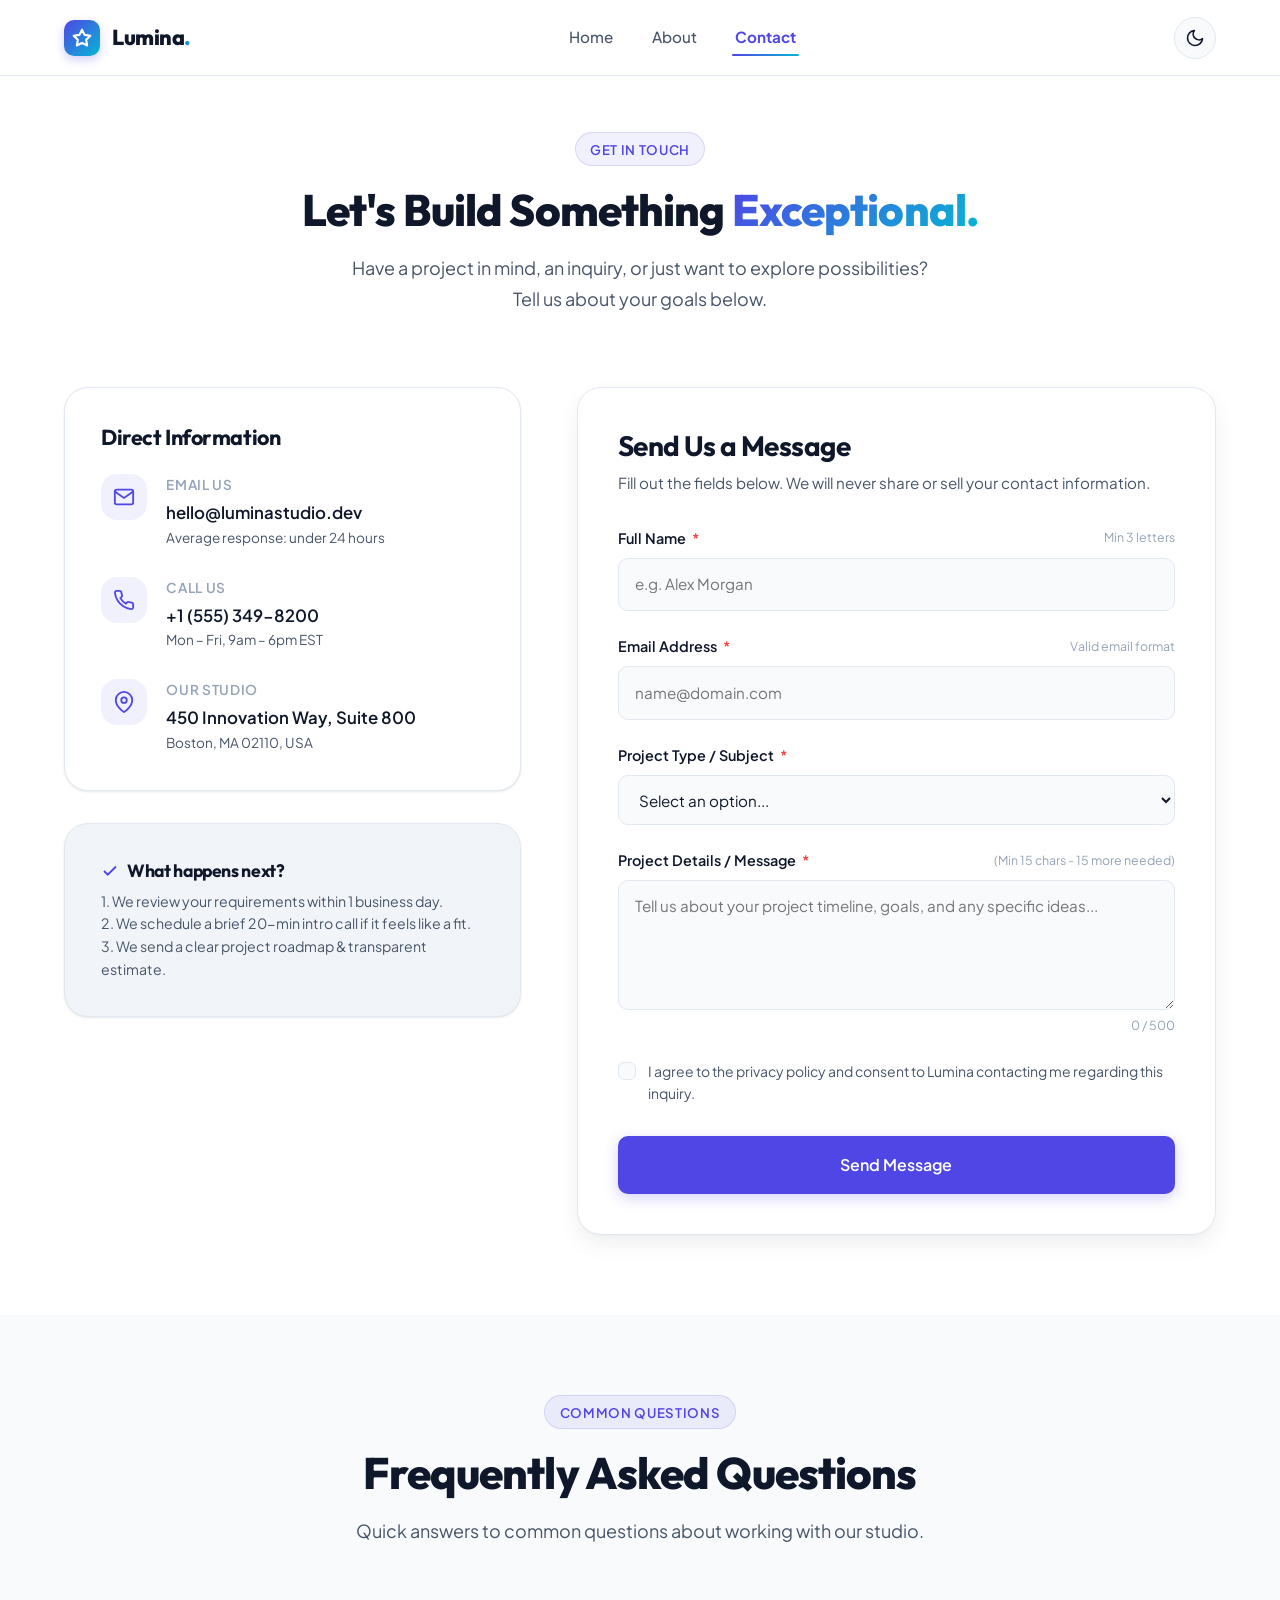
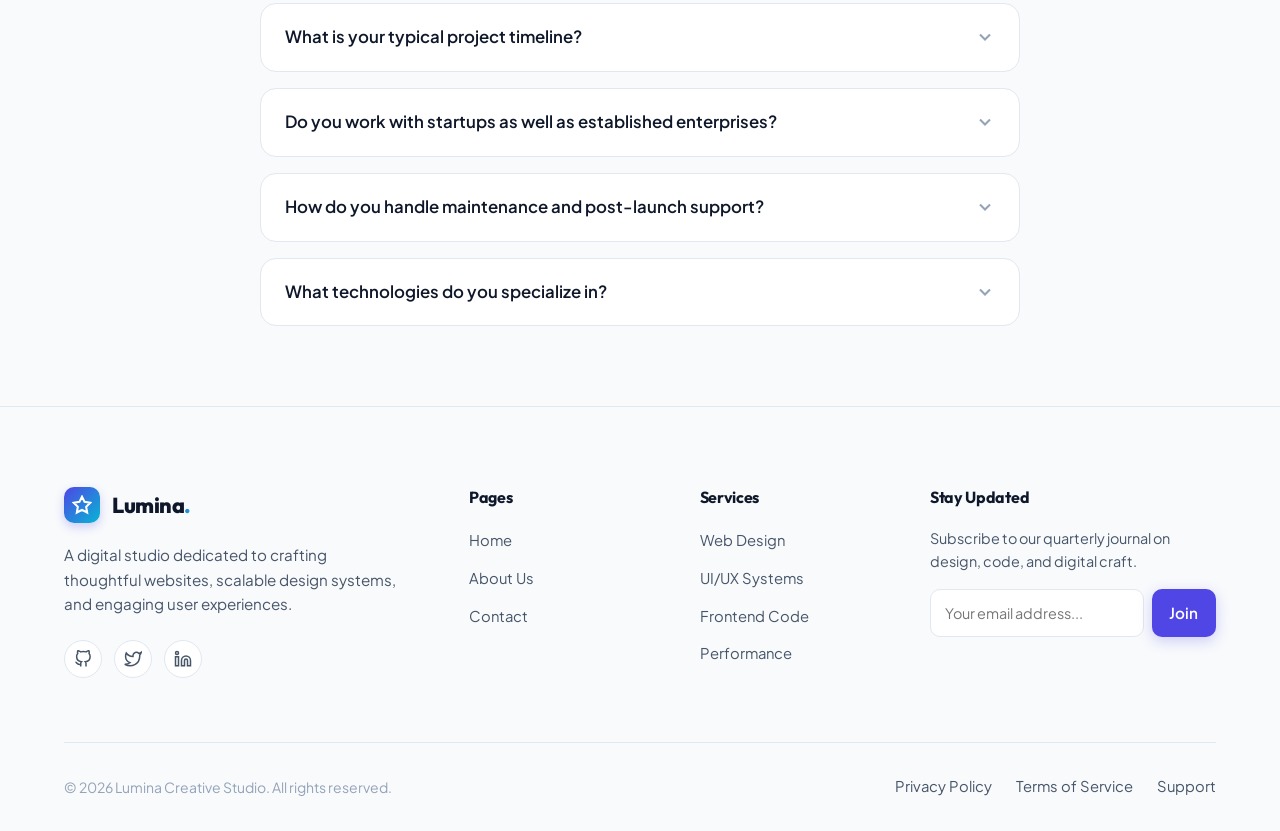
<file: contact.html>
<!DOCTYPE html>
<html lang="en">
<head>
  <meta charset="UTF-8">
  <meta name="viewport" content="width=device-width, initial-scale=1.0">
  <meta name="description" content="Contact Lumina Creative Studio - Get in touch with our team for your next web project, brand system, or digital product inquiry.">
  <title>Lumina Creative Studio | Contact Us</title>

  <!-- Prevent Theme Flash (FOUC) -->
  <script>
    (function() {
      const savedTheme = localStorage.getItem('lumina_theme_preference');
      const prefersDark = window.matchMedia('(prefers-color-scheme: dark)').matches;
      if (savedTheme === 'dark' || (!savedTheme && prefersDark)) {
        document.documentElement.setAttribute('data-theme', 'dark');
      }
    })();
  </script>

  <!-- Stylesheets -->
  <link rel="stylesheet" href="css/style.css">
  <link rel="stylesheet" href="css/responsive.css">
</head>
<body>

  <!-- Site Navigation Header -->
  <header class="site-header" id="siteHeader">
    <div class="container nav-container">
      <!-- Brand Logo -->
      <a href="index.html" class="brand-logo" aria-label="Lumina Creative Studio Home">
        <span class="brand-icon">
          <svg viewBox="0 0 24 24" fill="none" stroke="currentColor" stroke-width="2.5" stroke-linecap="round" stroke-linejoin="round">
            <polygon points="12 2 15.09 8.26 22 9.27 17 14.14 18.18 21.02 12 17.77 5.82 21.02 7 14.14 2 9.27 8.91 8.26 12 2"></polygon>
          </svg>
        </span>
        <span>Lumina<span class="gradient-text">.</span></span>
      </a>

      <!-- Desktop Navigation Menu -->
      <nav class="nav-menu" aria-label="Main Navigation">
        <a href="index.html" class="nav-link">Home</a>
        <a href="about.html" class="nav-link">About</a>
        <a href="contact.html" class="nav-link active">Contact</a>
      </nav>

      <!-- Header Actions (Theme Toggle & CTA) -->
      <div class="header-actions">
        <!-- Theme Toggle Button -->
        <button type="button" class="theme-toggle-btn" aria-label="Toggle dark/light theme" title="Toggle theme">
          <!-- Sun Icon (shown in dark mode) -->
          <svg class="theme-icon-sun" viewBox="0 0 24 24" fill="none" stroke="currentColor" stroke-width="2" stroke-linecap="round" stroke-linejoin="round">
            <circle cx="12" cy="12" r="5"></circle>
            <line x1="12" y1="1" x2="12" y2="3"></line>
            <line x1="12" y1="21" x2="12" y2="23"></line>
            <line x1="4.22" y1="4.22" x2="5.64" y2="5.64"></line>
            <line x1="18.36" y1="18.36" x2="19.78" y2="19.78"></line>
            <line x1="1" y1="12" x2="3" y2="12"></line>
            <line x1="21" y1="12" x2="23" y2="12"></line>
            <line x1="4.22" y1="19.78" x2="5.64" y2="18.36"></line>
            <line x1="18.36" y1="5.64" x2="19.78" y2="4.22"></line>
          </svg>
          <!-- Moon Icon (shown in light mode) -->
          <svg class="theme-icon-moon" viewBox="0 0 24 24" fill="none" stroke="currentColor" stroke-width="2" stroke-linecap="round" stroke-linejoin="round">
            <path d="M21 12.79A9 9 0 1 1 11.21 3 7 7 0 0 0 21 12.79z"></path>
          </svg>
        </button>

        <!-- Mobile Hamburger Button -->
        <button type="button" class="hamburger-btn" aria-label="Open navigation menu" aria-expanded="false" aria-controls="mobileDrawer">
          <span class="hamburger-line"></span>
          <span class="hamburger-line"></span>
          <span class="hamburger-line"></span>
        </button>
      </div>
    </div>
  </header>

  <!-- Mobile Navigation Backdrop Overlay -->
  <div class="mobile-nav-backdrop" id="mobileNavBackdrop" aria-hidden="true"></div>

  <!-- Mobile Navigation Drawer -->
  <nav class="mobile-nav-drawer" id="mobileDrawer" aria-label="Mobile Navigation" aria-hidden="true">
    <div class="mobile-nav-links">
      <a href="index.html" class="mobile-nav-link">
        <span>Home</span>
        <svg width="18" height="18" viewBox="0 0 24 24" fill="none" stroke="currentColor" stroke-width="2" stroke-linecap="round" stroke-linejoin="round"><polyline points="9 18 15 12 9 6"></polyline></svg>
      </a>
      <a href="about.html" class="mobile-nav-link">
        <span>About</span>
        <svg width="18" height="18" viewBox="0 0 24 24" fill="none" stroke="currentColor" stroke-width="2" stroke-linecap="round" stroke-linejoin="round"><polyline points="9 18 15 12 9 6"></polyline></svg>
      </a>
      <a href="contact.html" class="mobile-nav-link active">
        <span>Contact</span>
        <svg width="18" height="18" viewBox="0 0 24 24" fill="none" stroke="currentColor" stroke-width="2" stroke-linecap="round" stroke-linejoin="round"><polyline points="9 18 15 12 9 6"></polyline></svg>
      </a>
    </div>
    <div class="mobile-nav-actions">
      <a href="contact.html" class="btn btn-primary" style="width: 100%;">Start a Project</a>
    </div>
  </nav>

  <!-- Main Content -->
  <main>
    <!-- Contact Header / Intro -->
    <section class="section-sm" style="padding-top: 3.5rem;">
      <div class="container text-center">
        <div class="section-badge">Get in Touch</div>
        <h1 class="section-title">Let's Build Something <span class="gradient-text">Exceptional.</span></h1>
        <p class="section-desc" style="max-width: 600px; margin: 0 auto;">
          Have a project in mind, an inquiry, or just want to explore possibilities? Tell us about your goals below.
        </p>
      </div>
    </section>

    <!-- Main Contact Section: Info Cards & Validated Form -->
    <section class="section" style="padding-top: 1.5rem;">
      <div class="container">
        <div class="contact-layout">

          <!-- Left Column: Direct Contact Info Panel -->
          <div class="contact-info-panel">
            <div class="contact-info-card">
              <h2 style="font-size: 1.35rem; margin-bottom: 1.5rem;">Direct Information</h2>

              <!-- Item 1: Email -->
              <div class="info-item">
                <div class="info-icon">
                  <svg viewBox="0 0 24 24" fill="none" stroke="currentColor" stroke-width="2"><path d="M4 4h16c1.1 0 2 .9 2 2v12c0 1.1-.9 2-2 2H4c-1.1 0-2-.9-2-2V6c0-1.1.9-2 2-2z"></path><polyline points="22,6 12,13 2,6"></polyline></svg>
                </div>
                <div>
                  <div class="info-title">Email Us</div>
                  <div class="info-value">hello@luminastudio.dev</div>
                  <div class="info-sub">Average response: under 24 hours</div>
                </div>
              </div>

              <!-- Item 2: Phone -->
              <div class="info-item">
                <div class="info-icon">
                  <svg viewBox="0 0 24 24" fill="none" stroke="currentColor" stroke-width="2"><path d="M22 16.92v3a2 2 0 0 1-2.18 2 19.79 19.79 0 0 1-8.63-3.07 19.5 19.5 0 0 1-6-6 19.79 19.79 0 0 1-3.07-8.67A2 2 0 0 1 4.11 2h3a2 2 0 0 1 2 1.72 12.84 12.84 0 0 0 .7 2.81 2 2 0 0 1-.45 2.11L8.09 9.91a16 16 0 0 0 6 6l1.27-1.27a2 2 0 0 1 2.11-.45 12.84 12.84 0 0 0 2.81.7A2 2 0 0 1 22 16.92z"></path></svg>
                </div>
                <div>
                  <div class="info-title">Call Us</div>
                  <div class="info-value">+1 (555) 349-8200</div>
                  <div class="info-sub">Mon – Fri, 9am – 6pm EST</div>
                </div>
              </div>

              <!-- Item 3: Studio Location -->
              <div class="info-item">
                <div class="info-icon">
                  <svg viewBox="0 0 24 24" fill="none" stroke="currentColor" stroke-width="2"><path d="M21 10c0 7-9 13-9 13s-9-6-9-13a9 9 0 0 1 18 0z"></path><circle cx="12" cy="10" r="3"></circle></svg>
                </div>
                <div>
                  <div class="info-title">Our Studio</div>
                  <div class="info-value">450 Innovation Way, Suite 800</div>
                  <div class="info-sub">Boston, MA 02110, USA</div>
                </div>
              </div>
            </div>

            <!-- Studio Guarantee Card -->
            <div class="contact-info-card" style="background: var(--bg-tertiary);">
              <h3 style="font-size: 1.1rem; margin-bottom: 0.5rem; display: flex; align-items: center; gap: 0.5rem;">
                <svg width="18" height="18" viewBox="0 0 24 24" fill="none" stroke="var(--primary)" stroke-width="2.5"><polyline points="20 6 9 17 4 12"></polyline></svg>
                What happens next?
              </h3>
              <p style="font-size: 0.885rem; color: var(--text-secondary); line-height: 1.6;">
                1. We review your requirements within 1 business day.<br>
                2. We schedule a brief 20-min intro call if it feels like a fit.<br>
                3. We send a clear project roadmap & transparent estimate.
              </p>
            </div>
          </div>

          <!-- Right Column: Interactive Form & Success Card -->
          <div class="form-card">
            
            <!-- Success Notification Card (Shown via JS upon valid submission) -->
            <div class="form-success-card" id="formSuccessCard" tabindex="-1" role="alert" aria-live="polite">
              <div class="success-icon-box">
                <svg viewBox="0 0 24 24" fill="none" stroke="currentColor" stroke-width="3" stroke-linecap="round" stroke-linejoin="round">
                  <polyline points="20 6 9 17 4 12"></polyline>
                </svg>
              </div>
              <h2 class="success-title">Message Received!</h2>
              <p class="success-desc">
                Thank you, <strong id="successUserName" style="color: var(--text-primary);">Friend</strong>! Your message has been received by our lead team. We will review your project details and get back to you within 24 hours.
              </p>
              <button type="button" class="btn btn-primary" id="resetSuccessBtn">
                Send Another Message
              </button>
            </div>

            <!-- The Validated Form -->
            <form id="contactForm" novalidate aria-label="Contact inquiry form">
              <div class="form-header">
                <h2>Send Us a Message</h2>
                <p>Fill out the fields below. We will never share or sell your contact information.</p>
              </div>

              <!-- Full Name Field -->
              <div class="form-group" id="groupFullName">
                <label for="fullName" class="form-label">
                  <span>Full Name <span class="label-required" aria-hidden="true">*</span></span>
                  <span style="font-size: 0.775rem; color: var(--text-muted); font-weight: normal;">Min 3 letters</span>
                </label>
                <div class="input-wrapper">
                  <input
                    type="text"
                    id="fullName"
                    name="fullName"
                    class="form-input"
                    placeholder="e.g. Alex Morgan"
                    required
                    autocomplete="name"
                    aria-describedby="fullNameError"
                  >
                </div>
                <div class="field-error-msg" id="fullNameError" role="alert">
                  <svg viewBox="0 0 24 24" fill="none" stroke="currentColor" stroke-width="2.5"><circle cx="12" cy="12" r="10"></circle><line x1="12" y1="8" x2="12" y2="12"></line><line x1="12" y1="16" x2="12.01" y2="16"></line></svg>
                  <span class="error-text">Please enter your full name.</span>
                </div>
              </div>

              <!-- Email Field -->
              <div class="form-group" id="groupEmail">
                <label for="email" class="form-label">
                  <span>Email Address <span class="label-required" aria-hidden="true">*</span></span>
                  <span style="font-size: 0.775rem; color: var(--text-muted); font-weight: normal;">Valid email format</span>
                </label>
                <div class="input-wrapper">
                  <input
                    type="email"
                    id="email"
                    name="email"
                    class="form-input"
                    placeholder="name@domain.com"
                    required
                    autocomplete="email"
                    aria-describedby="emailError"
                  >
                </div>
                <div class="field-error-msg" id="emailError" role="alert">
                  <svg viewBox="0 0 24 24" fill="none" stroke="currentColor" stroke-width="2.5"><circle cx="12" cy="12" r="10"></circle><line x1="12" y1="8" x2="12" y2="12"></line><line x1="12" y1="16" x2="12.01" y2="16"></line></svg>
                  <span class="error-text">Please enter a valid email address.</span>
                </div>
              </div>

              <!-- Project Type / Subject Field -->
              <div class="form-group" id="groupSubject">
                <label for="subject" class="form-label">
                  <span>Project Type / Subject <span class="label-required" aria-hidden="true">*</span></span>
                </label>
                <div class="input-wrapper">
                  <select id="subject" name="subject" class="form-select" required aria-describedby="subjectError">
                    <option value="" disabled selected>Select an option...</option>
                    <option value="web-development">Custom Website / Web App</option>
                    <option value="ui-ux-design">UI/UX & Product Design</option>
                    <option value="brand-identity">Brand & Visual Identity System</option>
                    <option value="audit-performance">Performance & SEO Audit</option>
                    <option value="general-inquiry">General Inquiry / Partnership</option>
                  </select>
                </div>
                <div class="field-error-msg" id="subjectError" role="alert">
                  <svg viewBox="0 0 24 24" fill="none" stroke="currentColor" stroke-width="2.5"><circle cx="12" cy="12" r="10"></circle><line x1="12" y1="8" x2="12" y2="12"></line><line x1="12" y1="16" x2="12.01" y2="16"></line></svg>
                  <span class="error-text">Please select a project type.</span>
                </div>
              </div>

              <!-- Message Field -->
              <div class="form-group" id="groupMessage">
                <label for="message" class="form-label">
                  <span>Project Details / Message <span class="label-required" aria-hidden="true">*</span></span>
                  <span id="messageMinNotice" style="font-size: 0.775rem; color: var(--text-muted); font-weight: normal;">(Min 15 chars)</span>
                </label>
                <div class="input-wrapper">
                  <textarea
                    id="message"
                    name="message"
                    class="form-textarea"
                    placeholder="Tell us about your project timeline, goals, and any specific ideas..."
                    maxlength="500"
                    required
                    aria-describedby="messageError messageCharCount"
                  ></textarea>
                </div>
                <div class="char-counter-wrapper">
                  <div class="field-error-msg" id="messageError" role="alert" style="margin-top: 0;">
                    <svg viewBox="0 0 24 24" fill="none" stroke="currentColor" stroke-width="2.5"><circle cx="12" cy="12" r="10"></circle><line x1="12" y1="8" x2="12" y2="12"></line><line x1="12" y1="16" x2="12.01" y2="16"></line></svg>
                    <span class="error-text">Message must be at least 15 characters long.</span>
                  </div>
                  <span class="char-counter" id="messageCharCount">0 / 500</span>
                </div>
              </div>

              <!-- Privacy Policy Agreement Checkbox -->
              <div class="form-group" id="groupConsent" style="margin-bottom: 2rem;">
                <label class="checkbox-label" for="consent">
                  <input type="checkbox" id="consent" name="consent" class="checkbox-input" required aria-describedby="consentError">
                  <span class="custom-checkbox">
                    <svg viewBox="0 0 24 24" fill="none" stroke="currentColor" stroke-width="3" stroke-linecap="round" stroke-linejoin="round">
                      <polyline points="20 6 9 17 4 12"></polyline>
                    </svg>
                  </span>
                  <span>
                    I agree to the privacy policy and consent to Lumina contacting me regarding this inquiry.
                  </span>
                </label>
                <div class="field-error-msg" id="consentError" role="alert" style="padding-left: 2rem;">
                  <svg viewBox="0 0 24 24" fill="none" stroke="currentColor" stroke-width="2.5"><circle cx="12" cy="12" r="10"></circle><line x1="12" y1="8" x2="12" y2="12"></line><line x1="12" y1="16" x2="12.01" y2="16"></line></svg>
                  <span class="error-text">You must agree to the privacy policy.</span>
                </div>
              </div>

              <!-- Submit Button -->
              <button type="submit" class="btn btn-primary submit-btn">
                <span class="btn-text">Send Message</span>
                <span class="spinner" aria-hidden="true"></span>
              </button>
            </form>
          </div>
        </div>
      </div>
    </section>

    <!-- FAQ Accordion Section -->
    <section class="section section-alt">
      <div class="container">
        <div class="section-header text-center">
          <div class="section-badge">Common Questions</div>
          <h2 class="section-title">Frequently Asked Questions</h2>
          <p class="section-desc">Quick answers to common questions about working with our studio.</p>
        </div>

        <div class="faq-list">
          <!-- Question 1 -->
          <div class="faq-item">
            <button type="button" class="faq-question-btn" aria-expanded="false">
              <span>What is your typical project timeline?</span>
              <svg class="faq-chevron" viewBox="0 0 24 24" fill="none" stroke="currentColor" stroke-width="2.5"><polyline points="6 9 12 15 18 9"></polyline></svg>
            </button>
            <div class="faq-answer-collapse">
              <div class="faq-answer-content">
                A typical multi-page website or brand identity system generally takes between 3 to 6 weeks from strategy to deployment. For larger custom web applications, timelines range between 8 to 12 weeks with weekly sprint demos.
              </div>
            </div>
          </div>

          <!-- Question 2 -->
          <div class="faq-item">
            <button type="button" class="faq-question-btn" aria-expanded="false">
              <span>Do you work with startups as well as established enterprises?</span>
              <svg class="faq-chevron" viewBox="0 0 24 24" fill="none" stroke="currentColor" stroke-width="2.5"><polyline points="6 9 12 15 18 9"></polyline></svg>
            </button>
            <div class="faq-answer-collapse">
              <div class="faq-answer-content">
                Yes! We collaborate with ambitious seed-stage founders preparing for launch as well as established scaling brands revamping their digital platforms.
              </div>
            </div>
          </div>

          <!-- Question 3 -->
          <div class="faq-item">
            <button type="button" class="faq-question-btn" aria-expanded="false">
              <span>How do you handle maintenance and post-launch support?</span>
              <svg class="faq-chevron" viewBox="0 0 24 24" fill="none" stroke="currentColor" stroke-width="2.5"><polyline points="6 9 12 15 18 9"></polyline></svg>
            </button>
            <div class="faq-answer-collapse">
              <div class="faq-answer-content">
                Every project comes with 30 days of complimentary post-launch support and training. After that, we offer flexible monthly retainer packages covering performance audits, feature enhancements, and continuous design updates.
              </div>
            </div>
          </div>

          <!-- Question 4 -->
          <div class="faq-item">
            <button type="button" class="faq-question-btn" aria-expanded="false">
              <span>What technologies do you specialize in?</span>
              <svg class="faq-chevron" viewBox="0 0 24 24" fill="none" stroke="currentColor" stroke-width="2.5"><polyline points="6 9 12 15 18 9"></polyline></svg>
            </button>
            <div class="faq-answer-collapse">
              <div class="faq-answer-content">
                We focus on modern semantic HTML5, clean CSS3/PostCSS/Tailwind, vanilla JavaScript, React, Next.js, Node.js, and headless CMS platforms. We prioritize speed, accessibility, and zero unnecessary bloat.
              </div>
            </div>
          </div>
        </div>
      </div>
    </section>
  </main>

  <!-- Site Footer -->
  <footer class="site-footer">
    <div class="container">
      <div class="footer-grid">
        <!-- Brand column -->
        <div>
          <a href="index.html" class="brand-logo" aria-label="Lumina Creative Studio Home">
            <span class="brand-icon">
              <svg viewBox="0 0 24 24" fill="none" stroke="currentColor" stroke-width="2.5"><polygon points="12 2 15.09 8.26 22 9.27 17 14.14 18.18 21.02 12 17.77 5.82 21.02 7 14.14 2 9.27 8.91 8.26 12 2"></polygon></svg>
            </span>
            <span>Lumina<span class="gradient-text">.</span></span>
          </a>
          <p class="footer-brand-desc">
            A digital studio dedicated to crafting thoughtful websites, scalable design systems, and engaging user experiences.
          </p>
          <div class="footer-socials">
            <a href="#" class="footer-social-link" aria-label="GitHub">
              <svg viewBox="0 0 24 24" fill="none" stroke="currentColor" stroke-width="2"><path d="M9 19c-5 1.5-5-2.5-7-3m14 6v-3.87a3.37 3.37 0 0 0-.94-2.61c3.14-.35 6.44-1.54 6.44-7A5.44 5.44 0 0 0 20 4.77 5.07 5.07 0 0 0 19.91 1S18.73.65 16 2.48a13.38 13.38 0 0 0-7 0C6.27.65 5.09 1 5.09 1A5.07 5.07 0 0 0 5 4.77a5.44 5.44 0 0 0-1.5 3.78c0 5.42 3.3 6.61 6.44 7A3.37 3.37 0 0 0 9 18.13V22"></path></svg>
            </a>
            <a href="#" class="footer-social-link" aria-label="Twitter">
              <svg viewBox="0 0 24 24" fill="none" stroke="currentColor" stroke-width="2"><path d="M23 3a10.9 10.9 0 0 1-3.14 1.53 4.48 4.48 0 0 0-7.86 3v1A10.66 10.66 0 0 1 3 4s-4 9 5 13a11.64 11.64 0 0 1-7 2c9 5 20 0 20-11.5a4.5 4.5 0 0 0-.08-.83A7.72 7.72 0 0 0 23 3z"></path></svg>
            </a>
            <a href="#" class="footer-social-link" aria-label="LinkedIn">
              <svg viewBox="0 0 24 24" fill="none" stroke="currentColor" stroke-width="2"><path d="M16 8a6 6 0 0 1 6 6v7h-4v-7a2 2 0 0 0-2-2 2 2 0 0 0-2 2v7h-4v-7a6 6 0 0 1 6-6z"></path><rect x="2" y="9" width="4" height="12"></rect><circle cx="4" cy="4" r="2"></circle></svg>
            </a>
          </div>
        </div>

        <!-- Quick Links -->
        <div>
          <h4 class="footer-column-title">Pages</h4>
          <ul class="footer-links-list">
            <li><a href="index.html" class="footer-link">Home</a></li>
            <li><a href="about.html" class="footer-link">About Us</a></li>
            <li><a href="contact.html" class="footer-link">Contact</a></li>
          </ul>
        </div>

        <!-- Services -->
        <div>
          <h4 class="footer-column-title">Services</h4>
          <ul class="footer-links-list">
            <li><a href="about.html" class="footer-link">Web Design</a></li>
            <li><a href="about.html" class="footer-link">UI/UX Systems</a></li>
            <li><a href="about.html" class="footer-link">Frontend Code</a></li>
            <li><a href="about.html" class="footer-link">Performance</a></li>
          </ul>
        </div>

        <!-- Newsletter -->
        <div>
          <h4 class="footer-column-title">Stay Updated</h4>
          <p style="font-size: 0.9rem; color: var(--text-secondary); margin-bottom: 0.75rem;">
            Subscribe to our quarterly journal on design, code, and digital craft.
          </p>
          <form class="newsletter-box" id="newsletterForm">
            <input type="email" class="newsletter-input" placeholder="Your email address..." required aria-label="Email for newsletter">
            <button type="submit" class="btn btn-primary" style="padding: 0.7rem 1.1rem;">Join</button>
          </form>
        </div>
      </div>

      <!-- Footer Bottom -->
      <div class="footer-bottom">
        <p>&copy; <span class="current-year">2026</span> Lumina Creative Studio. All rights reserved.</p>
        <div class="footer-bottom-links">
          <a href="about.html" class="footer-link">Privacy Policy</a>
          <a href="about.html" class="footer-link">Terms of Service</a>
          <a href="contact.html" class="footer-link">Support</a>
        </div>
      </div>
    </div>
  </footer>

  <!-- Floating Back to Top Button -->
  <button type="button" class="back-to-top" aria-label="Scroll back to top of page" title="Back to top">
    <svg viewBox="0 0 24 24" fill="none" stroke="currentColor" stroke-width="2.5" stroke-linecap="round" stroke-linejoin="round">
      <polyline points="18 15 12 9 6 15"></polyline>
    </svg>
  </button>

  <!-- JavaScript Modules -->
  <script src="js/theme.js"></script>
  <script src="js/navigation.js"></script>
  <script src="js/validation.js"></script>
  <script src="js/main.js"></script>
</body>
</html>
</file>
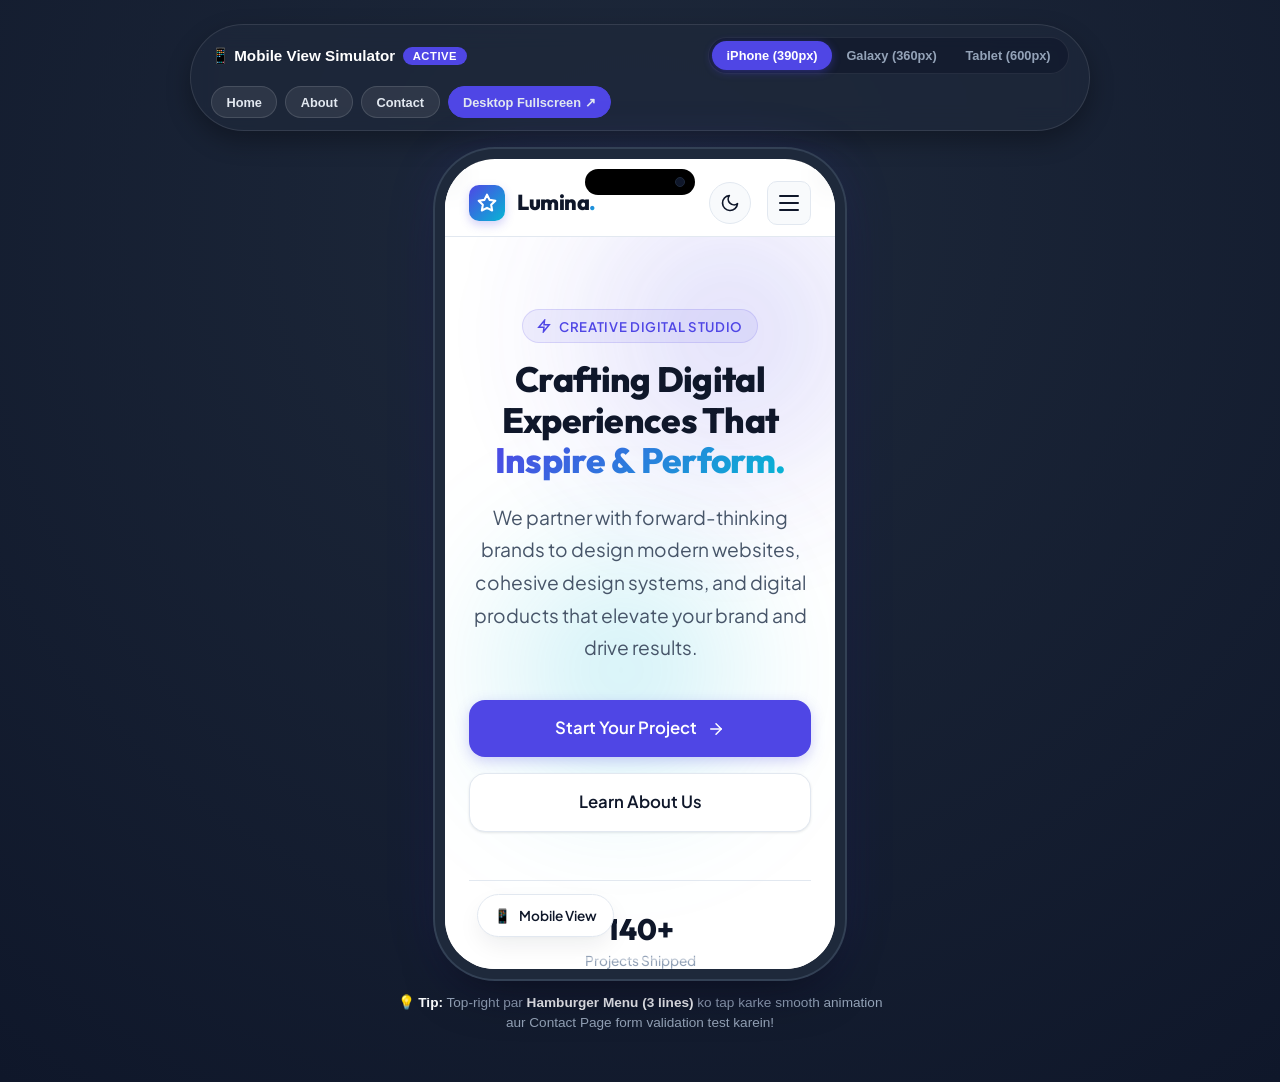
<file: mobile.html>
<!DOCTYPE html>
<html lang="en">
<head>
  <meta charset="UTF-8">
  <meta name="viewport" content="width=device-width, initial-scale=1.0">
  <title>Lumina Creative Studio - Mobile Device Simulator</title>
  <style>
    *, *::before, *::after {
      box-sizing: border-box;
      margin: 0;
      padding: 0;
    }

    body {
      font-family: -apple-system, BlinkMacSystemFont, 'Segoe UI', Roboto, Helvetica, Arial, sans-serif;
      background: radial-gradient(circle at 50% 20%, #1e293b 0%, #0f172a 100%);
      color: #f8fafc;
      min-height: 100vh;
      display: flex;
      flex-direction: column;
      align-items: center;
      padding: 1.5rem 1rem 3rem;
    }

    /* Top Control Toolbar */
    .simulator-toolbar {
      display: flex;
      align-items: center;
      justify-content: space-between;
      width: 100%;
      max-width: 900px;
      margin-bottom: 1.75rem;
      background: rgba(30, 41, 59, 0.7);
      backdrop-filter: blur(12px);
      border: 1px solid rgba(255, 255, 255, 0.1);
      padding: 0.75rem 1.25rem;
      border-radius: 99px;
      box-shadow: 0 10px 25px rgba(0, 0, 0, 0.3);
      flex-wrap: wrap;
      gap: 0.75rem;
    }

    .toolbar-brand {
      display: flex;
      align-items: center;
      gap: 0.5rem;
      font-weight: 700;
      font-size: 0.95rem;
      color: #ffffff;
    }

    .toolbar-badge {
      background: #4f46e5;
      color: #ffffff;
      font-size: 0.7rem;
      font-weight: 700;
      padding: 0.2rem 0.6rem;
      border-radius: 99px;
      text-transform: uppercase;
      letter-spacing: 0.05em;
    }

    .device-switcher {
      display: flex;
      background: rgba(15, 23, 42, 0.6);
      border-radius: 99px;
      padding: 3px;
      border: 1px solid rgba(255, 255, 255, 0.08);
    }

    .switch-btn {
      background: transparent;
      border: none;
      color: #94a3b8;
      padding: 0.45rem 0.9rem;
      border-radius: 99px;
      font-size: 0.8rem;
      font-weight: 600;
      cursor: pointer;
      transition: all 0.2s ease;
    }

    .switch-btn.active {
      background: #4f46e5;
      color: #ffffff;
      box-shadow: 0 2px 8px rgba(79, 70, 229, 0.4);
    }

    .toolbar-actions {
      display: flex;
      align-items: center;
      gap: 0.5rem;
    }

    .action-btn {
      background: rgba(255, 255, 255, 0.08);
      border: 1px solid rgba(255, 255, 255, 0.12);
      color: #e2e8f0;
      padding: 0.45rem 0.9rem;
      border-radius: 99px;
      font-size: 0.8rem;
      font-weight: 600;
      text-decoration: none;
      display: inline-flex;
      align-items: center;
      gap: 0.35rem;
      transition: all 0.2s ease;
      cursor: pointer;
    }

    .action-btn:hover {
      background: rgba(255, 255, 255, 0.16);
      color: #ffffff;
      transform: translateY(-1px);
    }

    /* Smartphone Frame */
    .phone-container {
      position: relative;
      transition: all 0.35s cubic-bezier(0.16, 1, 0.3, 1);
    }

    .phone-frame {
      width: 390px;
      height: 810px;
      background: #090d16;
      border-radius: 50px;
      box-shadow: 
        0 0 0 10px #1e293b,
        0 0 0 12px #334155,
        0 25px 50px -12px rgba(0, 0, 0, 0.7),
        0 0 60px rgba(79, 70, 229, 0.2);
      overflow: hidden;
      display: flex;
      flex-direction: column;
      position: relative;
      transition: all 0.35s ease;
    }

    /* Dynamic Island / Camera Notch */
    .phone-island {
      position: absolute;
      top: 10px;
      left: 50%;
      transform: translateX(-50%);
      width: 110px;
      height: 26px;
      background: #000000;
      border-radius: 20px;
      z-index: 100;
      display: flex;
      align-items: center;
      justify-content: flex-end;
      padding-right: 10px;
      pointer-events: none;
    }

    .phone-camera {
      width: 10px;
      height: 10px;
      border-radius: 50%;
      background: #0f172a;
      border: 1.5px solid #1e293b;
    }

    /* Screen iFrame */
    .phone-screen {
      width: 100%;
      height: 100%;
      border: none;
      background: #ffffff;
      flex-grow: 1;
      padding-top: 10px;
    }

    /* Home Indicator bar at bottom */
    .home-indicator {
      position: absolute;
      bottom: 8px;
      left: 50%;
      transform: translateX(-50%);
      width: 130px;
      height: 4px;
      background: rgba(255, 255, 255, 0.4);
      border-radius: 99px;
      z-index: 100;
      pointer-events: none;
    }

    /* Hints Section */
    .simulator-hint {
      margin-top: 1.5rem;
      font-size: 0.85rem;
      color: #94a3b8;
      text-align: center;
      max-width: 500px;
      line-height: 1.5;
    }

    .simulator-hint strong {
      color: #f8fafc;
    }
  </style>
</head>
<body>

  <!-- Controls Header -->
  <header class="simulator-toolbar">
    <div class="toolbar-brand">
      <span>📱 Mobile View Simulator</span>
      <span class="toolbar-badge">Active</span>
    </div>

    <!-- Device Sizing Switcher -->
    <div class="device-switcher">
      <button class="switch-btn active" onclick="setDevice('iphone')">iPhone (390px)</button>
      <button class="switch-btn" onclick="setDevice('galaxy')">Galaxy (360px)</button>
      <button class="switch-btn" onclick="setDevice('tablet')">Tablet (600px)</button>
    </div>

    <!-- Quick Page Navigators -->
    <div class="toolbar-actions">
      <a href="index.html" target="phoneIframe" class="action-btn">Home</a>
      <a href="about.html" target="phoneIframe" class="action-btn">About</a>
      <a href="contact.html" target="phoneIframe" class="action-btn">Contact</a>
      <a href="index.html" class="action-btn" style="background: #4f46e5; border-color: #4f46e5;">Desktop Fullscreen ↗</a>
    </div>
  </header>

  <!-- Realistic Smartphone Frame -->
  <main class="phone-container">
    <div class="phone-frame" id="phoneFrame">
      <div class="phone-island">
        <div class="phone-camera"></div>
      </div>

      <iframe src="index.html" name="phoneIframe" id="phoneIframe" class="phone-screen" title="Mobile Website Preview"></iframe>

      <div class="home-indicator"></div>
    </div>
  </main>

  <p class="simulator-hint">
    💡 <strong>Tip:</strong> Top-right par <strong>Hamburger Menu (3 lines)</strong> ko tap karke smooth animation aur Contact Page form validation test karein!
  </p>

  <script>
    function setDevice(type) {
      const frame = document.getElementById('phoneFrame');
      const buttons = document.querySelectorAll('.switch-btn');
      buttons.forEach(b => b.classList.remove('active'));

      if (type === 'iphone') {
        frame.style.width = '390px';
        frame.style.height = '810px';
        frame.style.borderRadius = '50px';
        buttons[0].classList.add('active');
      } else if (type === 'galaxy') {
        frame.style.width = '360px';
        frame.style.height = '780px';
        frame.style.borderRadius = '40px';
        buttons[1].classList.add('active');
      } else if (type === 'tablet') {
        frame.style.width = '600px';
        frame.style.height = '850px';
        frame.style.borderRadius = '32px';
        buttons[2].classList.add('active');
      }
    }
  </script>
</body>
</html>
</file>
<file: css/style.css>
/* ==========================================================================
   LUMINA CREATIVE STUDIO - MAIN STYLESHEET
   Comprehensive Design System, Theming & Base Styles
   ========================================================================== */

/* --- Google Fonts Import --- */
@import url('https://fonts.googleapis.com/css2?family=Plus+Jakarta+Sans:wght@300;400;500;600;700;800&family=Outfit:wght@400;600;700;800&display=swap');

/* --- Root Variables & Theme Tokens --- */
:root {
  /* Color Palette - Light Theme (Default) */
  --bg-primary: #ffffff;
  --bg-secondary: #f8fafc;
  --bg-tertiary: #f1f5f9;
  --bg-card: #ffffff;
  --bg-card-hover: #f8fafc;
  --bg-surface-elevated: #ffffff;
  
  --text-primary: #0f172a;
  --text-secondary: #475569;
  --text-muted: #94a3b8;
  --text-inverse: #ffffff;
  
  --border-color: #e2e8f0;
  --border-subtle: #edf2f7;
  --border-focus: #4f46e5;
  
  /* Brand Accents */
  --primary: #4f46e5;
  --primary-hover: #4338ca;
  --primary-light: rgba(79, 70, 229, 0.08);
  --primary-glow: rgba(79, 70, 229, 0.25);
  
  --secondary: #06b6d4;
  --secondary-hover: #0891b2;
  --secondary-light: rgba(6, 182, 212, 0.1);
  
  --accent: #ec4899;
  --accent-light: rgba(236, 72, 153, 0.1);
  
  /* Status Colors */
  --success: #10b981;
  --success-bg: #ecfdf5;
  --success-border: #a7f3d0;
  --success-text: #065f46;
  
  --error: #ef4444;
  --error-bg: #fef2f2;
  --error-border: #fecaca;
  --error-text: #991b1b;
  
  --warning: #f59e0b;
  --warning-bg: #fffbeb;
  
  /* Elevations & Shadows */
  --shadow-xs: 0 1px 2px 0 rgba(0, 0, 0, 0.05);
  --shadow-sm: 0 1px 3px 0 rgba(15, 23, 42, 0.08), 0 1px 2px -1px rgba(15, 23, 42, 0.08);
  --shadow-md: 0 4px 6px -1px rgba(15, 23, 42, 0.08), 0 2px 4px -2px rgba(15, 23, 42, 0.06);
  --shadow-lg: 0 10px 25px -3px rgba(15, 23, 42, 0.08), 0 4px 6px -4px rgba(15, 23, 42, 0.04);
  --shadow-xl: 0 20px 35px -5px rgba(15, 23, 42, 0.1), 0 8px 10px -6px rgba(15, 23, 42, 0.05);
  --shadow-glow: 0 0 25px rgba(79, 70, 229, 0.2);
  
  /* Typography */
  --font-main: 'Plus Jakarta Sans', -apple-system, BlinkMacSystemFont, 'Segoe UI', Roboto, sans-serif;
  --font-heading: 'Outfit', sans-serif;
  
  /* Layout & Transitions */
  --navbar-height: 76px;
  --radius-sm: 6px;
  --radius-md: 10px;
  --radius-lg: 16px;
  --radius-xl: 24px;
  --radius-full: 9999px;
  
  --transition-fast: 0.15s ease;
  --transition-normal: 0.25s cubic-bezier(0.4, 0, 0.2, 1);
  --transition-slow: 0.4s cubic-bezier(0.16, 1, 0.3, 1);
  --nav-backdrop: rgba(255, 255, 255, 0.85);
  --card-gradient: linear-gradient(135deg, rgba(255, 255, 255, 0.9) 0%, rgba(248, 250, 252, 0.9) 100%);
}

/* --- Dark Theme Variables --- */
[data-theme="dark"] {
  --bg-primary: #090d16;
  --bg-secondary: #0f172a;
  --bg-tertiary: #1e293b;
  --bg-card: #131c31;
  --bg-card-hover: #1a2642;
  --bg-surface-elevated: #16223d;
  
  --text-primary: #f8fafc;
  --text-secondary: #cbd5e1;
  --text-muted: #64748b;
  --text-inverse: #090d16;
  
  --border-color: #1e293b;
  --border-subtle: #192338;
  --border-focus: #818cf8;
  
  --primary: #6366f1;
  --primary-hover: #818cf8;
  --primary-light: rgba(99, 102, 241, 0.16);
  --primary-glow: rgba(99, 102, 241, 0.4);
  
  --secondary: #38bdf8;
  --secondary-hover: #7dd3fc;
  --secondary-light: rgba(56, 189, 248, 0.15);
  
  --accent: #f472b6;
  --accent-light: rgba(244, 114, 182, 0.15);
  
  --success: #34d399;
  --success-bg: rgba(6, 78, 59, 0.4);
  --success-border: #059669;
  --success-text: #a7f3d0;
  
  --error: #f87171;
  --error-bg: rgba(127, 29, 29, 0.35);
  --error-border: #dc2626;
  --error-text: #fecaca;
  
  --warning: #fbbf24;
  --warning-bg: rgba(120, 53, 15, 0.35);
  
  --shadow-xs: 0 1px 2px 0 rgba(0, 0, 0, 0.4);
  --shadow-sm: 0 1px 3px 0 rgba(0, 0, 0, 0.5);
  --shadow-md: 0 4px 10px -1px rgba(0, 0, 0, 0.5), 0 2px 4px -2px rgba(0, 0, 0, 0.4);
  --shadow-lg: 0 10px 25px -3px rgba(0, 0, 0, 0.6), 0 4px 6px -4px rgba(0, 0, 0, 0.4);
  --shadow-xl: 0 20px 35px -5px rgba(0, 0, 0, 0.7);
  --shadow-glow: 0 0 25px rgba(99, 102, 241, 0.35);
  
  --nav-backdrop: rgba(9, 13, 22, 0.85);
  --card-gradient: linear-gradient(135deg, rgba(19, 28, 49, 0.95) 0%, rgba(15, 23, 42, 0.95) 100%);
}

/* ==========================================================================
   CSS RESET & BASE STYLES
   ========================================================================== */
*, *::before, *::after {
  box-sizing: border-box;
  margin: 0;
  padding: 0;
}

html {
  font-size: 16px;
  scroll-behavior: smooth;
  -webkit-text-size-adjust: 100%;
}

body {
  font-family: var(--font-main);
  background-color: var(--bg-primary);
  color: var(--text-primary);
  line-height: 1.6;
  min-height: 100vh;
  display: flex;
  flex-direction: column;
  transition: background-color var(--transition-normal), color var(--transition-normal);
  overflow-x: hidden;
}

/* Body lock when mobile menu is open */
body.menu-open {
  overflow: hidden;
}

img, svg {
  display: block;
  max-width: 100%;
}

a {
  color: inherit;
  text-decoration: none;
  transition: color var(--transition-fast);
}

button, input, textarea, select {
  font: inherit;
  color: inherit;
  border: none;
  outline: none;
}

button {
  cursor: pointer;
  background: none;
}

ul, ol {
  list-style: none;
}

h1, h2, h3, h4, h5, h6 {
  font-family: var(--font-heading);
  line-height: 1.25;
  font-weight: 700;
  color: var(--text-primary);
  letter-spacing: -0.02em;
}

/* ==========================================================================
   LAYOUT CONTAINERS & UTILITIES
   ========================================================================== */
.container {
  width: 100%;
  max-width: 1200px;
  margin-left: auto;
  margin-right: auto;
  padding-left: 1.5rem;
  padding-right: 1.5rem;
}

.container-narrow {
  max-width: 860px;
}

main {
  flex: 1 0 auto;
  padding-top: var(--navbar-height);
}

.section {
  padding: 5rem 0;
  position: relative;
}

.section-sm {
  padding: 3rem 0;
}

.section-alt {
  background-color: var(--bg-secondary);
}

.text-center { text-align: center; }
.text-left { text-align: left; }
.text-right { text-align: right; }

.section-header {
  margin-bottom: 3.5rem;
  max-width: 680px;
}

.section-header.text-center {
  margin-left: auto;
  margin-right: auto;
}

.section-badge {
  display: inline-flex;
  align-items: center;
  gap: 0.5rem;
  padding: 0.35rem 0.9rem;
  border-radius: var(--radius-full);
  background-color: var(--primary-light);
  color: var(--primary);
  font-size: 0.825rem;
  font-weight: 600;
  letter-spacing: 0.05em;
  text-transform: uppercase;
  margin-bottom: 1rem;
  border: 1px solid rgba(79, 70, 229, 0.15);
}

.section-title {
  font-size: clamp(2rem, 3.5vw, 2.75rem);
  font-weight: 800;
  margin-bottom: 1rem;
}

.section-desc {
  font-size: 1.125rem;
  color: var(--text-secondary);
  line-height: 1.7;
}

/* Gradient Text Effect */
.gradient-text {
  background: linear-gradient(135deg, var(--primary) 0%, var(--secondary) 100%);
  -webkit-background-clip: text;
  -webkit-text-fill-color: transparent;
  background-clip: text;
}

/* ==========================================================================
   BUTTONS
   ========================================================================== */
.btn {
  display: inline-flex;
  align-items: center;
  justify-content: center;
  gap: 0.6rem;
  padding: 0.75rem 1.5rem;
  font-weight: 600;
  font-size: 0.95rem;
  border-radius: var(--radius-md);
  transition: all var(--transition-normal);
  text-align: center;
  white-space: nowrap;
}

.btn-primary {
  background-color: var(--primary);
  color: #ffffff;
  box-shadow: 0 4px 14px var(--primary-glow);
}

.btn-primary:hover {
  background-color: var(--primary-hover);
  transform: translateY(-2px);
  box-shadow: 0 6px 20px var(--primary-glow);
  color: #ffffff;
}

.btn-secondary {
  background-color: var(--bg-card);
  color: var(--text-primary);
  border: 1px solid var(--border-color);
  box-shadow: var(--shadow-sm);
}

.btn-secondary:hover {
  background-color: var(--bg-tertiary);
  border-color: var(--text-muted);
  transform: translateY(-2px);
}

.btn-outline {
  background: transparent;
  color: var(--primary);
  border: 1.5px solid var(--primary);
}

.btn-outline:hover {
  background-color: var(--primary);
  color: #ffffff;
}

.btn-lg {
  padding: 0.95rem 2rem;
  font-size: 1.05rem;
  border-radius: var(--radius-lg);
}

.btn-icon {
  width: 2.75rem;
  height: 2.75rem;
  padding: 0;
  border-radius: var(--radius-full);
}

/* ==========================================================================
   NAVIGATION BAR & HEADER
   ========================================================================== */
.site-header {
  position: fixed;
  top: 0;
  left: 0;
  width: 100%;
  height: var(--navbar-height);
  background-color: var(--nav-backdrop);
  backdrop-filter: blur(14px);
  -webkit-backdrop-filter: blur(14px);
  border-bottom: 1px solid var(--border-color);
  z-index: 1000;
  transition: background-color var(--transition-normal), border-color var(--transition-normal), box-shadow var(--transition-normal);
}

.site-header.scrolled {
  box-shadow: var(--shadow-md);
}

.nav-container {
  display: flex;
  align-items: center;
  justify-content: space-between;
  height: 100%;
}

/* Brand Logo */
.brand-logo {
  display: flex;
  align-items: center;
  gap: 0.75rem;
  font-family: var(--font-heading);
  font-size: 1.35rem;
  font-weight: 800;
  color: var(--text-primary);
  letter-spacing: -0.02em;
}

.brand-icon {
  width: 36px;
  height: 36px;
  border-radius: var(--radius-md);
  background: linear-gradient(135deg, var(--primary) 0%, var(--secondary) 100%);
  display: flex;
  align-items: center;
  justify-content: center;
  color: #ffffff;
  box-shadow: 0 4px 10px var(--primary-glow);
}

.brand-icon svg {
  width: 20px;
  height: 20px;
}

/* Desktop Nav Menu */
.nav-menu {
  display: flex;
  align-items: center;
  gap: 2rem;
}

.nav-link {
  font-weight: 500;
  font-size: 0.95rem;
  color: var(--text-secondary);
  position: relative;
  padding: 0.4rem 0.2rem;
  transition: color var(--transition-fast);
}

.nav-link::after {
  content: '';
  position: absolute;
  bottom: 0;
  left: 0;
  width: 0;
  height: 2px;
  background: linear-gradient(90deg, var(--primary), var(--secondary));
  border-radius: var(--radius-full);
  transition: width var(--transition-normal);
}

.nav-link:hover {
  color: var(--text-primary);
}

.nav-link:hover::after {
  width: 100%;
}

.nav-link.active {
  color: var(--primary);
  font-weight: 700;
}

.nav-link.active::after {
  width: 100%;
}

/* Header Right Actions */
.header-actions {
  display: flex;
  align-items: center;
  gap: 1rem;
}

/* Theme Toggle Button */
.theme-toggle-btn {
  width: 42px;
  height: 42px;
  border-radius: var(--radius-full);
  background-color: var(--bg-secondary);
  border: 1px solid var(--border-color);
  color: var(--text-primary);
  display: flex;
  align-items: center;
  justify-content: center;
  transition: all var(--transition-normal);
  position: relative;
  overflow: hidden;
}

.theme-toggle-btn:hover {
  background-color: var(--bg-tertiary);
  transform: rotate(15deg);
  border-color: var(--primary);
}

.theme-toggle-btn svg {
  width: 20px;
  height: 20px;
  transition: transform var(--transition-slow), opacity var(--transition-normal);
}

.theme-icon-sun {
  display: none;
}

.theme-icon-moon {
  display: block;
}

[data-theme="dark"] .theme-icon-sun {
  display: block;
}

[data-theme="dark"] .theme-icon-moon {
  display: none;
}

/* Hamburger Toggle Button (Mobile) */
.hamburger-btn {
  display: none;
  flex-direction: column;
  justify-content: center;
  align-items: center;
  width: 44px;
  height: 44px;
  padding: 0;
  border-radius: var(--radius-md);
  background-color: var(--bg-secondary);
  border: 1px solid var(--border-color);
  cursor: pointer;
  z-index: 1002;
  transition: background-color var(--transition-fast), border-color var(--transition-fast);
}

.hamburger-btn:hover {
  background-color: var(--bg-tertiary);
}

.hamburger-line {
  width: 20px;
  height: 2px;
  background-color: var(--text-primary);
  border-radius: var(--radius-full);
  transition: transform var(--transition-slow), opacity var(--transition-fast), background-color var(--transition-fast);
}

.hamburger-line + .hamburger-line {
  margin-top: 5px;
}

/* Morphing hamburger to 'X' */
.hamburger-btn.is-active .hamburger-line:nth-child(1) {
  transform: translateY(7px) rotate(45deg);
}

.hamburger-btn.is-active .hamburger-line:nth-child(2) {
  opacity: 0;
  transform: translateX(-8px);
}

.hamburger-btn.is-active .hamburger-line:nth-child(3) {
  transform: translateY(-7px) rotate(-45deg);
}

/* Mobile Nav Overlay */
.mobile-nav-backdrop {
  position: fixed;
  inset: 0;
  background-color: rgba(0, 0, 0, 0.5);
  backdrop-filter: blur(4px);
  -webkit-backdrop-filter: blur(4px);
  z-index: 998;
  opacity: 0;
  visibility: hidden;
  transition: opacity var(--transition-normal), visibility var(--transition-normal);
}

.mobile-nav-backdrop.is-active {
  opacity: 1;
  visibility: visible;
}

/* Mobile Nav Drawer */
.mobile-nav-drawer {
  position: fixed;
  top: var(--navbar-height);
  left: 0;
  width: 100%;
  max-height: calc(100vh - var(--navbar-height));
  background-color: var(--bg-primary);
  border-bottom: 1px solid var(--border-color);
  padding: 1.75rem 1.5rem 2.5rem;
  z-index: 999;
  display: flex;
  flex-direction: column;
  gap: 1.5rem;
  box-shadow: var(--shadow-xl);
  overflow-y: auto;
  
  /* Smooth drawer animation using clip-path and translateY */
  transform: translateY(-10px);
  opacity: 0;
  visibility: hidden;
  transition: transform var(--transition-slow), opacity var(--transition-slow), visibility var(--transition-slow);
}

.mobile-nav-drawer.is-active {
  transform: translateY(0);
  opacity: 1;
  visibility: visible;
}

.mobile-nav-links {
  display: flex;
  flex-direction: column;
  gap: 0.5rem;
}

.mobile-nav-link {
  display: flex;
  align-items: center;
  justify-content: space-between;
  padding: 0.9rem 1.2rem;
  border-radius: var(--radius-md);
  font-size: 1.1rem;
  font-weight: 600;
  color: var(--text-secondary);
  transition: all var(--transition-fast);
}

.mobile-nav-link:hover,
.mobile-nav-link.active {
  background-color: var(--bg-secondary);
  color: var(--primary);
  padding-left: 1.5rem;
}

.mobile-nav-link.active {
  font-weight: 700;
  border-left: 3px solid var(--primary);
}

.mobile-nav-actions {
  display: flex;
  flex-direction: column;
  gap: 1rem;
  padding-top: 1rem;
  border-top: 1px solid var(--border-color);
}

/* ==========================================================================
   HERO SECTIONS
   ========================================================================== */
.hero {
  padding: 4.5rem 0 5rem;
  position: relative;
  overflow: hidden;
}

.hero-glow-1 {
  position: absolute;
  top: -10%;
  left: 15%;
  width: 450px;
  height: 450px;
  background: radial-gradient(circle, var(--primary-glow) 0%, rgba(79, 70, 229, 0) 70%);
  filter: blur(60px);
  pointer-events: none;
  z-index: -1;
  opacity: 0.8;
}

.hero-glow-2 {
  position: absolute;
  top: 20%;
  right: 10%;
  width: 350px;
  height: 350px;
  background: radial-gradient(circle, rgba(6, 182, 212, 0.25) 0%, rgba(6, 182, 212, 0) 70%);
  filter: blur(60px);
  pointer-events: none;
  z-index: -1;
}

.hero-grid {
  display: grid;
  grid-template-columns: 1.2fr 0.8fr;
  align-items: center;
  gap: 4rem;
}

.hero-content {
  max-width: 640px;
}

.hero-title {
  font-size: clamp(2.5rem, 5vw, 3.75rem);
  font-weight: 800;
  line-height: 1.15;
  margin-bottom: 1.25rem;
}

.hero-subtitle {
  font-size: 1.2rem;
  color: var(--text-secondary);
  line-height: 1.7;
  margin-bottom: 2.25rem;
}

.hero-buttons {
  display: flex;
  flex-wrap: wrap;
  gap: 1rem;
  margin-bottom: 3rem;
}

.hero-stats {
  display: flex;
  align-items: center;
  gap: 2.5rem;
  padding-top: 2rem;
  border-top: 1px solid var(--border-color);
}

.hero-stat-item {
  display: flex;
  flex-direction: column;
}

.stat-number {
  font-family: var(--font-heading);
  font-size: 1.85rem;
  font-weight: 800;
  color: var(--text-primary);
  line-height: 1.1;
}

.stat-label {
  font-size: 0.85rem;
  color: var(--text-muted);
  font-weight: 500;
  margin-top: 0.25rem;
}

/* Hero Visual / Mockup */
.hero-visual {
  position: relative;
}

.hero-card-stack {
  position: relative;
  border-radius: var(--radius-xl);
  background: var(--card-gradient);
  border: 1px solid var(--border-color);
  padding: 2rem;
  box-shadow: var(--shadow-xl);
}

.hero-graphic-box {
  width: 100%;
  aspect-ratio: 4 / 3;
  border-radius: var(--radius-lg);
  background: linear-gradient(135deg, rgba(79, 70, 229, 0.15) 0%, rgba(6, 182, 212, 0.15) 100%);
  border: 1px solid var(--border-color);
  display: flex;
  flex-direction: column;
  justify-content: space-between;
  padding: 1.5rem;
  position: relative;
  overflow: hidden;
}

.hero-floating-badge {
  position: absolute;
  background: var(--bg-surface-elevated);
  border: 1px solid var(--border-color);
  padding: 0.75rem 1.2rem;
  border-radius: var(--radius-lg);
  box-shadow: var(--shadow-lg);
  display: flex;
  align-items: center;
  gap: 0.75rem;
  font-weight: 600;
  font-size: 0.9rem;
  animation: float 4s ease-in-out infinite;
}

.hero-floating-badge.badge-top {
  top: -1.25rem;
  right: -1rem;
}

.hero-floating-badge.badge-bottom {
  bottom: -1.25rem;
  left: -1rem;
  animation-delay: 2s;
}

@keyframes float {
  0%, 100% { transform: translateY(0); }
  50% { transform: translateY(-8px); }
}

/* ==========================================================================
   FEATURE & SERVICE CARDS
   ========================================================================== */
.features-grid {
  display: grid;
  grid-template-columns: repeat(auto-fit, minmax(280px, 1fr));
  gap: 2rem;
}

.feature-card {
  background-color: var(--bg-card);
  border: 1px solid var(--border-color);
  border-radius: var(--radius-xl);
  padding: 2.25rem 2rem;
  transition: all var(--transition-normal);
  display: flex;
  flex-direction: column;
  position: relative;
  box-shadow: var(--shadow-xs);
}

.feature-card:hover {
  transform: translateY(-6px);
  border-color: var(--border-focus);
  box-shadow: var(--shadow-lg);
}

.feature-icon-wrapper {
  width: 54px;
  height: 54px;
  border-radius: var(--radius-lg);
  background-color: var(--primary-light);
  color: var(--primary);
  display: flex;
  align-items: center;
  justify-content: center;
  margin-bottom: 1.5rem;
  transition: transform var(--transition-normal);
}

.feature-card:hover .feature-icon-wrapper {
  transform: scale(1.1) rotate(5deg);
  background-color: var(--primary);
  color: #ffffff;
}

.feature-icon-wrapper svg {
  width: 26px;
  height: 26px;
}

.feature-title {
  font-size: 1.35rem;
  margin-bottom: 0.75rem;
}

.feature-desc {
  color: var(--text-secondary);
  font-size: 0.95rem;
  line-height: 1.65;
  margin-bottom: 1.5rem;
  flex-grow: 1;
}

.feature-link {
  display: inline-flex;
  align-items: center;
  gap: 0.4rem;
  color: var(--primary);
  font-weight: 600;
  font-size: 0.9rem;
}

.feature-link svg {
  width: 16px;
  height: 16px;
  transition: transform var(--transition-fast);
}

.feature-link:hover svg {
  transform: translateX(4px);
}

/* ==========================================================================
   SHOWCASE / PORTFOLIO PREVIEW
   ========================================================================== */
.project-grid {
  display: grid;
  grid-template-columns: repeat(auto-fit, minmax(320px, 1fr));
  gap: 2.25rem;
}

.project-card {
  background-color: var(--bg-card);
  border: 1px solid var(--border-color);
  border-radius: var(--radius-xl);
  overflow: hidden;
  transition: all var(--transition-normal);
  display: flex;
  flex-direction: column;
}

.project-card:hover {
  transform: translateY(-6px);
  box-shadow: var(--shadow-xl);
  border-color: var(--primary);
}

.project-image-box {
  width: 100%;
  aspect-ratio: 16 / 10;
  background-color: var(--bg-tertiary);
  position: relative;
  overflow: hidden;
  display: flex;
  align-items: center;
  justify-content: center;
}

.project-image-box svg {
  width: 60%;
  height: 60%;
  opacity: 0.85;
  transition: transform var(--transition-slow);
}

.project-card:hover .project-image-box svg {
  transform: scale(1.05);
}

.project-tag {
  position: absolute;
  top: 1rem;
  left: 1rem;
  padding: 0.35rem 0.8rem;
  border-radius: var(--radius-full);
  background-color: rgba(15, 23, 42, 0.75);
  backdrop-filter: blur(6px);
  color: #ffffff;
  font-size: 0.75rem;
  font-weight: 600;
  letter-spacing: 0.04em;
  text-transform: uppercase;
}

.project-content {
  padding: 1.75rem;
  display: flex;
  flex-direction: column;
  flex-grow: 1;
}

.project-title {
  font-size: 1.25rem;
  margin-bottom: 0.5rem;
}

.project-desc {
  font-size: 0.925rem;
  color: var(--text-secondary);
  margin-bottom: 1.25rem;
}

.project-footer {
  margin-top: auto;
  display: flex;
  align-items: center;
  justify-content: space-between;
  padding-top: 1rem;
  border-top: 1px solid var(--border-color);
  font-size: 0.85rem;
  color: var(--text-muted);
}

/* ==========================================================================
   CALL TO ACTION (CTA) BANNER
   ========================================================================== */
.cta-banner {
  background: linear-gradient(135deg, var(--primary) 0%, #312e81 100%);
  border-radius: var(--radius-xl);
  padding: 4.5rem 3rem;
  color: #ffffff;
  text-align: center;
  position: relative;
  overflow: hidden;
  box-shadow: var(--shadow-xl);
}

.cta-banner::before {
  content: '';
  position: absolute;
  top: -50%;
  right: -20%;
  width: 500px;
  height: 500px;
  background: radial-gradient(circle, rgba(255, 255, 255, 0.15) 0%, transparent 70%);
  pointer-events: none;
}

.cta-banner .section-title {
  color: #ffffff;
  margin-bottom: 1rem;
}

.cta-banner .section-desc {
  color: rgba(255, 255, 255, 0.85);
  max-width: 600px;
  margin: 0 auto 2.25rem;
}

.cta-buttons {
  display: flex;
  justify-content: center;
  gap: 1rem;
  flex-wrap: wrap;
}

.btn-white {
  background-color: #ffffff;
  color: var(--primary);
  font-weight: 700;
}

.btn-white:hover {
  background-color: #f1f5f9;
  transform: translateY(-2px);
  box-shadow: 0 6px 20px rgba(0, 0, 0, 0.2);
}

.btn-glass {
  background-color: rgba(255, 255, 255, 0.15);
  color: #ffffff;
  border: 1px solid rgba(255, 255, 255, 0.3);
  backdrop-filter: blur(8px);
}

.btn-glass:hover {
  background-color: rgba(255, 255, 255, 0.25);
  transform: translateY(-2px);
}

/* ==========================================================================
   ABOUT PAGE STYLES
   ========================================================================== */
.about-hero-grid {
  display: grid;
  grid-template-columns: 1fr 1fr;
  align-items: center;
  gap: 4rem;
}

.about-story-text {
  font-size: 1.05rem;
  color: var(--text-secondary);
  margin-bottom: 1.25rem;
  line-height: 1.75;
}

.values-grid {
  display: grid;
  grid-template-columns: repeat(auto-fit, minmax(250px, 1fr));
  gap: 2rem;
}

.value-card {
  background-color: var(--bg-card);
  border: 1px solid var(--border-color);
  border-radius: var(--radius-xl);
  padding: 2rem;
  transition: all var(--transition-normal);
}

.value-card:hover {
  border-color: var(--primary);
  transform: translateY(-4px);
}

.value-number {
  font-family: var(--font-heading);
  font-size: 2.25rem;
  font-weight: 800;
  color: var(--primary);
  opacity: 0.6;
  margin-bottom: 0.75rem;
}

.team-grid {
  display: grid;
  grid-template-columns: repeat(auto-fit, minmax(260px, 1fr));
  gap: 2.25rem;
}

.team-card {
  background-color: var(--bg-card);
  border: 1px solid var(--border-color);
  border-radius: var(--radius-xl);
  overflow: hidden;
  text-align: center;
  transition: all var(--transition-normal);
}

.team-card:hover {
  transform: translateY(-6px);
  box-shadow: var(--shadow-lg);
  border-color: var(--primary);
}

.team-avatar-box {
  width: 100%;
  aspect-ratio: 1 / 1;
  background-color: var(--bg-tertiary);
  display: flex;
  align-items: center;
  justify-content: center;
  position: relative;
}

.team-avatar-box svg {
  width: 60%;
  height: 60%;
}

.team-info {
  padding: 1.5rem;
}

.team-name {
  font-size: 1.2rem;
  margin-bottom: 0.25rem;
}

.team-role {
  color: var(--primary);
  font-size: 0.875rem;
  font-weight: 600;
  margin-bottom: 0.75rem;
}

.team-bio {
  color: var(--text-secondary);
  font-size: 0.875rem;
  margin-bottom: 1rem;
}

.team-socials {
  display: flex;
  justify-content: center;
  gap: 0.75rem;
}

.team-social-link {
  width: 34px;
  height: 34px;
  border-radius: var(--radius-full);
  background-color: var(--bg-secondary);
  color: var(--text-secondary);
  display: flex;
  align-items: center;
  justify-content: center;
  transition: all var(--transition-fast);
}

.team-social-link:hover {
  background-color: var(--primary);
  color: #ffffff;
}

/* ==========================================================================
   CONTACT PAGE & VALIDATED FORM STYLES
   ========================================================================== */
.contact-layout {
  display: grid;
  grid-template-columns: 1fr 1.4fr;
  gap: 3.5rem;
  align-items: flex-start;
}

.contact-info-panel {
  display: flex;
  flex-direction: column;
  gap: 2rem;
}

.contact-info-card {
  background-color: var(--bg-card);
  border: 1px solid var(--border-color);
  border-radius: var(--radius-xl);
  padding: 2.25rem;
  box-shadow: var(--shadow-sm);
}

.info-item {
  display: flex;
  align-items: flex-start;
  gap: 1.2rem;
  margin-bottom: 1.75rem;
}

.info-item:last-child {
  margin-bottom: 0;
}

.info-icon {
  width: 46px;
  height: 46px;
  border-radius: var(--radius-lg);
  background-color: var(--primary-light);
  color: var(--primary);
  display: flex;
  align-items: center;
  justify-content: center;
  flex-shrink: 0;
}

.info-icon svg {
  width: 22px;
  height: 22px;
}

.info-title {
  font-size: 0.85rem;
  font-weight: 600;
  text-transform: uppercase;
  letter-spacing: 0.05em;
  color: var(--text-muted);
  margin-bottom: 0.25rem;
}

.info-value {
  font-size: 1.05rem;
  font-weight: 600;
  color: var(--text-primary);
}

.info-sub {
  font-size: 0.85rem;
  color: var(--text-secondary);
}

/* Form Container Card */
.form-card {
  background-color: var(--bg-card);
  border: 1px solid var(--border-color);
  border-radius: var(--radius-xl);
  padding: 2.5rem;
  box-shadow: var(--shadow-lg);
  position: relative;
}

.form-header {
  margin-bottom: 2rem;
}

.form-header h2 {
  font-size: 1.75rem;
  margin-bottom: 0.5rem;
}

.form-header p {
  color: var(--text-secondary);
  font-size: 0.95rem;
}

/* Form Groups & Inputs */
.form-group {
  margin-bottom: 1.5rem;
  position: relative;
}

.form-label {
  display: flex;
  justify-content: space-between;
  align-items: center;
  font-size: 0.9rem;
  font-weight: 600;
  color: var(--text-primary);
  margin-bottom: 0.5rem;
}

.label-required {
  color: var(--error);
  margin-left: 0.2rem;
}

.input-wrapper {
  position: relative;
  display: flex;
  align-items: center;
}

.form-input,
.form-select,
.form-textarea {
  width: 100%;
  padding: 0.85rem 1rem;
  background-color: var(--bg-secondary);
  border: 1.5px solid var(--border-color);
  border-radius: var(--radius-md);
  color: var(--text-primary);
  font-size: 0.95rem;
  transition: all var(--transition-normal);
}

.form-textarea {
  resize: vertical;
  min-height: 130px;
  max-height: 280px;
  line-height: 1.5;
}

.form-input:focus,
.form-select:focus,
.form-textarea:focus {
  background-color: var(--bg-primary);
  border-color: var(--primary);
  box-shadow: 0 0 0 4px var(--primary-light);
}

/* Validation Status Styling */
.form-group.has-error .form-input,
.form-group.has-error .form-select,
.form-group.has-error .form-textarea {
  border-color: var(--error);
  background-color: var(--error-bg);
}

.form-group.has-error .form-input:focus,
.form-group.has-error .form-textarea:focus {
  box-shadow: 0 0 0 4px rgba(239, 68, 68, 0.15);
}

.form-group.is-valid .form-input,
.form-group.is-valid .form-textarea {
  border-color: var(--success);
}

/* Inline Error Message */
.field-error-msg {
  display: none;
  align-items: center;
  gap: 0.4rem;
  color: var(--error);
  font-size: 0.825rem;
  font-weight: 500;
  margin-top: 0.4rem;
  animation: fadeIn 0.2s ease-in-out;
}

.form-group.has-error .field-error-msg {
  display: flex;
}

.field-error-msg svg {
  width: 14px;
  height: 14px;
  flex-shrink: 0;
}

/* Character Counter */
.char-counter-wrapper {
  display: flex;
  justify-content: space-between;
  align-items: center;
  margin-top: 0.35rem;
}

.char-counter {
  font-size: 0.775rem;
  color: var(--text-muted);
  margin-left: auto;
}

.char-counter.warning {
  color: var(--warning);
}

.char-counter.limit-reached {
  color: var(--error);
  font-weight: 600;
}

/* Checkbox Styling */
.checkbox-label {
  display: flex;
  align-items: flex-start;
  gap: 0.75rem;
  cursor: pointer;
  font-size: 0.875rem;
  color: var(--text-secondary);
  user-select: none;
}

.custom-checkbox {
  width: 18px;
  height: 18px;
  border-radius: var(--radius-sm);
  border: 1.5px solid var(--border-color);
  background-color: var(--bg-secondary);
  display: inline-flex;
  align-items: center;
  justify-content: center;
  margin-top: 2px;
  flex-shrink: 0;
  transition: all var(--transition-fast);
}

.checkbox-input {
  position: absolute;
  opacity: 0;
  cursor: pointer;
}

.checkbox-input:checked + .custom-checkbox {
  background-color: var(--primary);
  border-color: var(--primary);
  color: #ffffff;
}

.custom-checkbox svg {
  width: 12px;
  height: 12px;
  display: none;
}

.checkbox-input:checked + .custom-checkbox svg {
  display: block;
}

.form-group.has-error .custom-checkbox {
  border-color: var(--error);
}

/* Submit Button & Spinner */
.submit-btn {
  width: 100%;
  padding: 1rem 1.5rem;
  font-size: 1rem;
  position: relative;
}

.spinner {
  display: none;
  width: 18px;
  height: 18px;
  border: 2px solid rgba(255, 255, 255, 0.4);
  border-radius: 50%;
  border-top-color: #ffffff;
  animation: spin 0.8s linear infinite;
}

.submit-btn.loading .btn-text {
  opacity: 0;
}

.submit-btn.loading .spinner {
  display: block;
  position: absolute;
}

@keyframes spin {
  to { transform: rotate(360deg); }
}

@keyframes fadeIn {
  from { opacity: 0; transform: translateY(-3px); }
  to { opacity: 1; transform: translateY(0); }
}

/* Form Success Notification Box */
.form-success-card {
  display: none;
  background-color: var(--success-bg);
  border: 1.5px solid var(--success-border);
  border-radius: var(--radius-lg);
  padding: 2.5rem 2rem;
  text-align: center;
  animation: fadeIn 0.4s ease-out;
}

.form-success-card.is-active {
  display: block;
}

.success-icon-box {
  width: 64px;
  height: 64px;
  border-radius: var(--radius-full);
  background-color: var(--success);
  color: #ffffff;
  display: flex;
  align-items: center;
  justify-content: center;
  margin: 0 auto 1.25rem;
  box-shadow: 0 4px 15px rgba(16, 185, 129, 0.35);
  animation: scaleUp 0.4s cubic-bezier(0.175, 0.885, 0.32, 1.275);
}

@keyframes scaleUp {
  0% { transform: scale(0.5); opacity: 0; }
  100% { transform: scale(1); opacity: 1; }
}

.success-icon-box svg {
  width: 32px;
  height: 32px;
}

.success-title {
  font-size: 1.5rem;
  font-weight: 700;
  color: var(--success-text);
  margin-bottom: 0.5rem;
}

.success-desc {
  color: var(--text-secondary);
  font-size: 0.95rem;
  max-width: 420px;
  margin: 0 auto 1.5rem;
  line-height: 1.6;
}

/* ==========================================================================
   FAQ ACCORDION COMPONENT
   ========================================================================== */
.faq-list {
  display: flex;
  flex-direction: column;
  gap: 1rem;
  max-width: 760px;
  margin: 0 auto;
}

.faq-item {
  background-color: var(--bg-card);
  border: 1px solid var(--border-color);
  border-radius: var(--radius-lg);
  overflow: hidden;
  transition: border-color var(--transition-normal);
}

.faq-item.is-open {
  border-color: var(--primary);
}

.faq-question-btn {
  width: 100%;
  display: flex;
  align-items: center;
  justify-content: space-between;
  padding: 1.25rem 1.5rem;
  text-align: left;
  font-weight: 600;
  font-size: 1.05rem;
  color: var(--text-primary);
  background: transparent;
  transition: color var(--transition-fast);
}

.faq-question-btn:hover {
  color: var(--primary);
}

.faq-chevron {
  width: 20px;
  height: 20px;
  color: var(--text-muted);
  transition: transform var(--transition-normal), color var(--transition-fast);
  flex-shrink: 0;
}

.faq-item.is-open .faq-chevron {
  transform: rotate(180deg);
  color: var(--primary);
}

.faq-answer-collapse {
  max-height: 0;
  overflow: hidden;
  transition: max-height 0.35s ease;
}

.faq-answer-content {
  padding: 0 1.5rem 1.25rem;
  color: var(--text-secondary);
  font-size: 0.95rem;
  line-height: 1.65;
}

/* ==========================================================================
   FOOTER
   ========================================================================== */
.site-footer {
  background-color: var(--bg-secondary);
  border-top: 1px solid var(--border-color);
  padding: 5rem 0 2rem;
  margin-top: auto;
}

.footer-grid {
  display: grid;
  grid-template-columns: 2fr 1fr 1fr 1.5fr;
  gap: 3.5rem;
  margin-bottom: 4rem;
}

.footer-brand-desc {
  color: var(--text-secondary);
  font-size: 0.95rem;
  margin: 1.25rem 0 1.5rem;
  max-width: 340px;
}

.footer-socials {
  display: flex;
  gap: 0.75rem;
}

.footer-social-link {
  width: 38px;
  height: 38px;
  border-radius: var(--radius-full);
  background-color: var(--bg-card);
  border: 1px solid var(--border-color);
  color: var(--text-secondary);
  display: flex;
  align-items: center;
  justify-content: center;
  transition: all var(--transition-fast);
}

.footer-social-link:hover {
  background-color: var(--primary);
  color: #ffffff;
  border-color: var(--primary);
  transform: translateY(-2px);
}

.footer-social-link svg {
  width: 18px;
  height: 18px;
}

.footer-column-title {
  font-size: 1rem;
  font-weight: 700;
  margin-bottom: 1.25rem;
  color: var(--text-primary);
}

.footer-links-list {
  display: flex;
  flex-direction: column;
  gap: 0.75rem;
}

.footer-link {
  color: var(--text-secondary);
  font-size: 0.925rem;
  transition: color var(--transition-fast), transform var(--transition-fast);
  display: inline-block;
}

.footer-link:hover {
  color: var(--primary);
  transform: translateX(4px);
}

.newsletter-box {
  display: flex;
  gap: 0.5rem;
  margin-top: 1rem;
}

.newsletter-input {
  flex: 1;
  padding: 0.7rem 0.9rem;
  border-radius: var(--radius-md);
  border: 1px solid var(--border-color);
  background-color: var(--bg-card);
  font-size: 0.9rem;
  color: var(--text-primary);
}

.newsletter-input:focus {
  border-color: var(--primary);
}

.footer-bottom {
  padding-top: 2rem;
  border-top: 1px solid var(--border-color);
  display: flex;
  align-items: center;
  justify-content: space-between;
  flex-wrap: wrap;
  gap: 1rem;
  font-size: 0.875rem;
  color: var(--text-muted);
}

.footer-bottom-links {
  display: flex;
  gap: 1.5rem;
}

/* Mobile Simulator Shortcut Badge */
.mobile-sim-badge {
  position: fixed;
  bottom: 2rem;
  left: 2rem;
  display: inline-flex;
  align-items: center;
  gap: 0.5rem;
  background-color: var(--bg-card);
  border: 1px solid var(--border-color);
  color: var(--text-primary);
  padding: 0.6rem 1rem;
  border-radius: var(--radius-full);
  font-size: 0.85rem;
  font-weight: 600;
  box-shadow: var(--shadow-lg);
  z-index: 990;
  transition: all var(--transition-normal);
}

.mobile-sim-badge:hover {
  background-color: var(--primary);
  color: #ffffff;
  border-color: var(--primary);
  transform: translateY(-2px);
  box-shadow: var(--shadow-glow);
}

/* Back to top button */
.back-to-top {
  position: fixed;
  bottom: 2rem;
  right: 2rem;
  width: 44px;
  height: 44px;
  border-radius: var(--radius-full);
  background-color: var(--primary);
  color: #ffffff;
  display: flex;
  align-items: center;
  justify-content: center;
  box-shadow: var(--shadow-lg);
  opacity: 0;
  visibility: hidden;
  transform: translateY(12px);
  transition: all var(--transition-normal);
  z-index: 990;
}

.back-to-top.is-visible {
  opacity: 1;
  visibility: visible;
  transform: translateY(0);
}

.back-to-top:hover {
  background-color: var(--primary-hover);
  transform: translateY(-4px);
}

.back-to-top svg {
  width: 20px;
  height: 20px;
}
</file>
<file: css/responsive.css>
/* ==========================================================================
   LUMINA CREATIVE STUDIO - RESPONSIVE STYLESHEET
   Mobile navigation animations, breakpoints & adaptive layouts
   ========================================================================== */

/* --- Tablet Breakpoint (max-width: 992px) --- */
@media (max-width: 992px) {
  .hero-grid {
    grid-template-columns: 1fr;
    gap: 3rem;
  }

  .hero-content {
    max-width: 100%;
    text-align: center;
  }

  .hero-buttons {
    justify-content: center;
  }

  .hero-stats {
    justify-content: center;
  }

  .hero-visual {
    max-width: 540px;
    margin: 0 auto;
    width: 100%;
  }

  .about-hero-grid {
    grid-template-columns: 1fr;
    gap: 3rem;
  }

  .contact-layout {
    grid-template-columns: 1fr;
    gap: 3rem;
  }

  .footer-grid {
    grid-template-columns: 1fr 1fr;
    gap: 2.5rem;
  }
}

/* --- Mobile Breakpoint (max-width: 768px) --- */
@media (max-width: 768px) {
  :root {
    --navbar-height: 68px;
  }

  .section {
    padding: 3.75rem 0;
  }

  /* Hide Desktop Nav & Show Hamburger */
  .nav-menu {
    display: none !important;
  }

  .hamburger-btn {
    display: flex;
  }

  /* Mobile Drawer Smooth Animation */
  .mobile-nav-drawer {
    /* Using transform & opacity for 60fps smooth animation */
    transform: translateY(-20px);
    opacity: 0;
    visibility: hidden;
    pointer-events: none;
    transition: transform 0.35s cubic-bezier(0.16, 1, 0.3, 1),
                opacity 0.3s cubic-bezier(0.16, 1, 0.3, 1),
                visibility 0.35s ease;
  }

  .mobile-nav-drawer.is-active {
    transform: translateY(0);
    opacity: 1;
    visibility: visible;
    pointer-events: auto;
  }

  /* Staggered link entry animation inside mobile drawer */
  .mobile-nav-drawer.is-active .mobile-nav-link {
    animation: slideInNavItem 0.4s ease forwards;
  }

  .mobile-nav-drawer.is-active .mobile-nav-link:nth-child(1) { animation-delay: 0.05s; }
  .mobile-nav-drawer.is-active .mobile-nav-link:nth-child(2) { animation-delay: 0.1s; }
  .mobile-nav-drawer.is-active .mobile-nav-link:nth-child(3) { animation-delay: 0.15s; }

  @keyframes slideInNavItem {
    from {
      opacity: 0;
      transform: translateX(-15px);
    }
    to {
      opacity: 1;
      transform: translateX(0);
    }
  }

  .hero-floating-badge.badge-top {
    right: 0;
    top: -0.75rem;
  }

  .hero-floating-badge.badge-bottom {
    left: 0;
    bottom: -0.75rem;
  }

  .cta-banner {
    padding: 3rem 1.75rem;
  }

  .form-card {
    padding: 1.75rem 1.25rem;
  }

  .footer-grid {
    grid-template-columns: 1fr;
    gap: 2.25rem;
  }

  .footer-bottom {
    flex-direction: column;
    text-align: center;
    gap: 1.25rem;
  }
}

/* --- Small Mobile Breakpoint (max-width: 480px) --- */
@media (max-width: 480px) {
  .hero-title {
    font-size: 2.2rem;
  }

  .hero-buttons {
    flex-direction: column;
    width: 100%;
  }

  .hero-buttons .btn {
    width: 100%;
  }

  .hero-stats {
    flex-direction: column;
    gap: 1.25rem;
  }

  .features-grid,
  .project-grid,
  .values-grid,
  .team-grid {
    grid-template-columns: 1fr;
  }

  .back-to-top {
    bottom: 1.25rem;
    right: 1.25rem;
  }

  .newsletter-box {
    flex-direction: column;
  }
}
</file>
